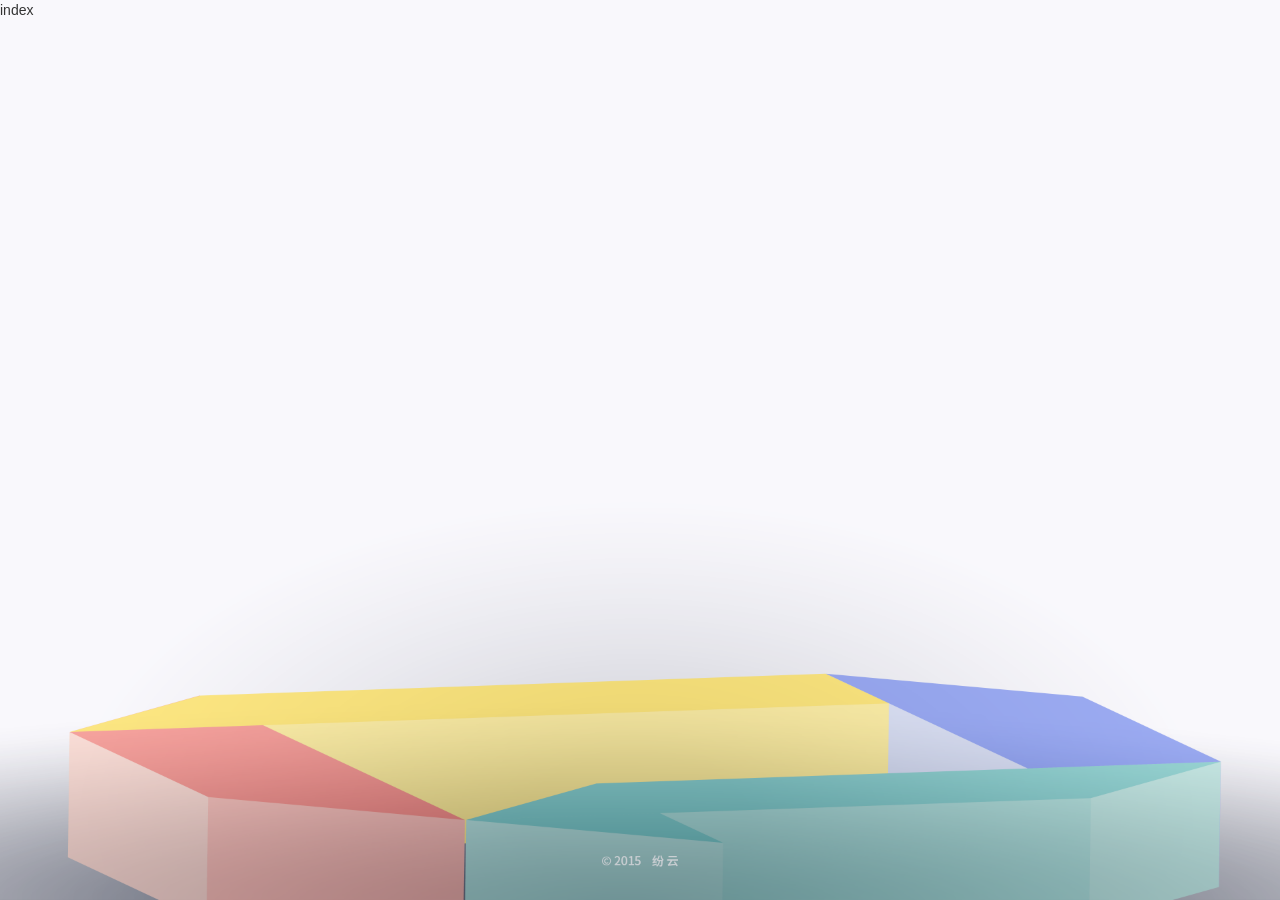
<file: lesschat/index.html>
<!DOCTYPE html>
<html>
<head lang="en">
    <meta charset="UTF-8">
    <title></title>
    <script src="../jquery.js"></script>
    <script src="../prefixfree.min.js"></script>
    <script src="../jquery.lwtCountdown-1.0.js"></script>
    <link rel="stylesheet" type="text/css" href="css.css?v=1.3.3">
    <style>
    .navbar-default {
        background: #fbfbfb;
        border: 0px;
    }
    .navbar-default .container {
        max-width: 970px;
        padding-top: 15px;
    }
    .navbar-default .navbar-nav li a {
        color: #428bca;
        font-size: 16px;
        padding: 20px 20px;
    }
    .navbar-default .navbar-nav li a:hover {
        color: #2a6496;
        background: none;
    }
    .navbar-default .navbar-nav .active a {
        background: none;
    }
    .navbar-default .navbar-nav .active a:hover {
        background: none;
    }
    .navbar-default .navbar-nav .active a:focus {
        background: none;
    }
    .nav-user {
        color: #fffffa;
        line-height: 46px;
    }
    .nav-user a {
        color: #777777;
    }
    .nav-user a:hover {
        color: #fffffa;
    }
    .nav-user .name {
        color: #fffffa;
    }
    .error-panel {
        margin: 10% auto;
        text-align: center;
    }
    .error-panel .title {
        font-size: 108px;
    }
    html,
    body {
        margin: 0;
        padding: 0;
        height: 100%;
        min-height: 850px;
    }
    body {
        background: url("img/wrap_bg.png") no-repeat bottom #f9f8fc;
        background-size: 100%;
    }
    .wrap {
        min-height: 830px;
        position: relative;
    }
    .container {
        width: 100%;
        height: 500px;
        position: absolute;
        top: 20px;
        left: 0px;
        z-index: 1;
    }
    .content {
        width: 100%;
        position: absolute;
        top: 0px;
        left: 0px;
        z-index: 2;
    }
    .content .content_body {
        max-width: 1024px;
        box-sizing: border-box;
        margin: 50px auto 0px auto;
    }
    .content .content_body .logo {
        width: 209px;
        height: 86px;
        background: url("img/logo.png") no-repeat;
        background-size: 100%;
        float: left;
        margin-left: 10px;
    }
    .content .content_body .first_btn {
        float: right;
        padding: 10px 30px;
        border: 1px #51bcb6  solid;
        border-radius: 3px;
        margin-right: 20px;
        margin-top: 20px;
        background: #f9f8fc;
    }
    .content .content_body .first_btn:hover,
    .content .content_body .first_btn:active {
        border: 1px #51bcb6  solid;
        color: #fff;
        background: #51bcb6;
        text-decoration: none;
    }
    .content .content_body .login_btn {
        float: right;
        padding: 10px 30px;
        border-radius: 3px;
        color: #767d93;
        margin-top: 20px;
        margin-right: 10px;
    }
    .content .content_body .login_btn:hover,
    .content .content_body .login_btn:active {
        color: #51bcb6;
        text-decoration: none;
    }
    .content .content_body .slogen {
        max-width: 963px;
        height: 194px;
        margin: 30px auto 0px auto;
        background: url("img/slogen.png") no-repeat center;
        background-size: 95%;
        padding: 10px;
    }
    .content .content_body .countdown_slogen {
        text-align: center;
        font-size: 28px;
        font-weight: bold;
        color: #333c4e;
        margin-top: 110px;
    }
    .content .content_body #countdown_dashboard {
        height: 82px;
        margin-top: 30px;
        text-align: center;
    }
    .content .content_body .dash {
        width: 110px;
        height: 82px;
        display: inline-block;
        margin-left: 2px;
        padding-left: 13px;
        position: relative;
        color: #333;
        margin: 0px 20px;
    }
    .content .content_body .dash .digit {
        font-size: 82px;
        line-height: 82px;
        color: #f36b61;
        font-weight: bold;
        float: left;
        width: 45px;
        text-align: center;
        position: relative;
        margin-top: -10px;
    }
    .content .content_body .dash_title {
        right: -30px;
        color: #333c4e;
        font-weight: bold;
        font-size: 25px;
        position: absolute;
    }
    .img {
        position: absolute;
        width: 0px;
        height: 0px;
        top: 250px;
        left: 700px;
        transition: all 0.5s;
        border-radius: 80px;
        opacity: 0.8;
        -webkit-filter: blur(0.2px);
        -moz-filter: blur(0.2px);
        filter: progid:DXImageTransform.Microsoft.Blur(PixelRadius='0.2');
        filter: blur(0.2px);
    }
    .logo_ico {
        display: block;
        position: absolute;
        width: 0px;
        height: 0px;
        top: 250px;
        left: 700px;
        transition: all 0.5s;
        border-radius: 80px;
        opacity: 0.8;
    }
    .logo_1 {
        background: url("img/mm/mm1.jpg") center no-repeat;
        background-size: 100%;
    }
    .blur {
        -webkit-filter: blur(3px);
        -moz-filter: blur(3px);
        filter: url(blur.svg#blur);
        filter: progid:DXImageTransform.Microsoft.Blur(PixelRadius='3');
        filter: blur(3px);
    }
    .ele_cricle {
        position: absolute;
        width: 0px;
        height: 0px;
        top: 250px;
        left: 700px;
        transition: all 0.5s;
        border-radius: 80px;
        opacity: 0.8;
        display: block;
    }
    .yellow_c {
        background: #fde36b;
    }
    .blue_c {
        background: #8c9df0;
    }
    .red_c {
        background: #f6938d;
    }
    .green_c {
        background: #9ad6d4;
    }
    @keyframes animation {
        0% {
            transform: scale(1.1);
        }
        4.7% {
            transform: scale(1.2);
        }
        9.41% {
            transform: scale(1.3);
        }
        13.61% {
            transform: scale(1.4);
        }
        17.52% {
            transform: scale(1.5);
        }
        21.32% {
            transform: scale(1.6);
        }
        25.23% {
            transform: scale(1.7);
        }
        29.93% {
            transform: scale(1.5);
        }
        36.74% {
            transform: scale(1.4);
        }
        44.44% {
            transform: scale(1.3);
        }
        59.86% {
            transform: scale(1.2);
        }
        75.28% {
            transform: scale(1);
        }
        90.69% {
            transform: scale(1.1);
        }
        100% {
            transform: scale(1);
        }
    }
    @media (max-width: 660px) {
        .content .content_body .logo {
            width: 100px;
        }
        .content .content_body .first_btn {
            padding: 5px 10px;
            margin-top: 0px;
        }
        .content .content_body .login_btn {
            padding: 5px 10px;
            margin-top: 0px;
        }
        .content .content_body .countdown_slogen {
            font-size: 18px;
            margin-top: 200px;
        }
        .content .content_body .dash {
            width: 50px;
            height: 50px;
            margin-left: 0px;
            padding-left: 0px;
            margin: 0px 10px;
        }
        .content .content_body .dash .digit {
            font-size: 32px;
            line-height: 32px;
            width: 25px;
            margin-top: 0px;
        }
        .content .content_body .dash_title {
            right: -20px;
            font-size: 14px;
        }
    }
    @media (max-width: 320px) {
        .content .content_body .logo {
            width: 100px;
        }
        .content .content_body .first_btn {
            padding: 5px 10px;
            margin-top: 0px;
        }
        .content .content_body .login_btn {
            padding: 5px 10px;
            margin-top: 0px;
        }
        .content .content_body .countdown_slogen {
            font-size: 18px;
            margin-top: 300px;
        }
        .content .content_body .dash {
            width: 50px;
            height: 50px;
            margin-left: 0px;
            padding-left: 0px;
            margin: 0px 10px;
        }
        .content .content_body .dash .digit {
            font-size: 32px;
            line-height: 32px;
            width: 25px;
            margin-top: 0px;
        }
        .content .content_body .dash_title {
            right: -20px;
            font-size: 14px;
        }
    }
    </style>
</head>
<body>
<div class="wrap">
    <div id="container" class="container">
    </div>
    <div class="content">
        <div class="content_body">
            <p class="clearfix">
                <span class="logo"></span>
                <a href="/signin"  class="login_btn">登  录</a>
                <a href="/apply"   class="first_btn">抢先体验</a>
            </p>
            <div class="slogen"></div>
            <p class="countdown_slogen">距离纷云登录地球还有</p>

            <div id="countdown_dashboard">
                <div class="dash days_dash">
                    <span class="dash_title">天</span>
                    <div class="digit">0</div>
                    <div class="digit">0</div>
                </div>

                <div class="dash hours_dash">
                    <span class="dash_title">时</span>
                    <div class="digit">0</div>
                    <div class="digit">0</div>
                </div>

                <div class="dash minutes_dash">
                    <span class="dash_title">分</span>
                    <div class="digit">0</div>
                    <div class="digit">0</div>
                </div>

                <div class="dash seconds_dash">
                    <span class="dash_title">秒</span>
                    <div class="digit">0</div>
                    <div class="digit">0</div>
                </div>
            </div>
        </div>
    </div>
</div>
<div class="index">
    index
</div>
</body>
</html>
        <script>

        (function($){
            $.imgRandom = function(options){
                op = {
                    id:'',
                    data:[]
                };
                $.extend(op, options);
                var _str = "";
                var _sty = "<style>";
                var _container = $('#'+options.id);
                _container.empty();
                var _wmax = _container.width();
                var _hmax = _container.height();
                var _row = 6;
                var _col = 5;
                var _sl = _wmax/6;
                var _st = _hmax/5;
                var _maxw = 70;
                var _minw = 30;
                var _cmaxw = 20;
                var _cminw = 10;
                var _sub = [0,4.7,9.41,13.61,17.52,21.32,25.23,29.93,36.74,44.44,59.86,75.28,90.69,100];
                $(op.data).each(function (index, item) {
                    item.left = parseInt(Math.random()*((index%_row+1)*_sl-index%_row*_sl+1) + index%_row*_sl);
                    item.top = parseInt(Math.random()*((index%_col+1)*_st-index%_col*_st+1) + index%_col*_st);

                    if(item.type === 'img'){
                        item.width=item.height = parseInt(Math.random()*(_maxw-_minw+1) + _minw);
                        if((item.left+item.width)>_wmax){
                            item.left = item.left-item.width-10;
                        }
                        _str += '<img id="'+item.id+'" rel="' + index + '" src="logo/' + item.name + '" style="opacity:'+(parseInt(Math.random()*(100-40+1) + 40)/100)+';left:'+(parseInt(Math.random()*(800-50-700+1) + 700))+'px;top:'+(parseInt(Math.random()*(300-50-200+1) + 200))+'px"  class="img ele"/>';
                    }else if(item.type === 'circle'){
                        item.width=item.height = parseInt(Math.random()*(_cmaxw-_cminw+1) + _cminw);
                        if((item.left+item.width)>_wmax){
                            item.left = item.left-item.width-10;
                        }
                        _str += '<span id="'+item.id+'" rel="' + index + '" class="ele_cricle blur ele ' + item.name + '" style="opacity:'+(parseInt(Math.random()*(100-40+1) + 40)/100)+';left:'+(parseInt(Math.random()*(800-50-700+1) + 700))+'px;top:'+(parseInt(Math.random()*(300-50-200+1) + 200))+'px;width:'+item.width+'px;height:'+item.height+'px;"/>';
                    }
                    _sty += '@keyframes animat' + index + ' {';
                    $(_sub).each(function(i,n){
                        _sty += n+'% {';
                        _sty += 'transform : translate('+parseInt(Math.random()*(4-(-4)+1) + (-4))+'px, '+parseInt(Math.random()*(4-(-4)+1) + (-4))+'px)';
                        _sty += '}';
                    });
                    _sty += '}';
                });
                _sty += "</style>";
                $(_sty).appendTo(_container);
                $(_str).appendTo(_container);


                setTimeout(function () {
                    $('.ele').each(function () {
                        var _obj = $(this);
                        var _i = parseInt(_obj.attr('rel'));
                        var _da = op.data[_i];
                        _obj.css({
                            'transition-delay': "" + (10 * _i) + "ms",
                            'width'           : _da.width,
                            'height'          : _da.height,
                            'top'             : _da.top,
                            'left'            : _da.left,
                            'animation'       : 'animation 2000ms linear both'
                        });
                    });
                    setTimeout(function () {
                        $('.ele').each(function () {
                            var _obj = $(this);
                            var _i = parseInt(_obj.attr('rel'));
                            _obj.css({
                                'animation'       : 'animat'+_i+' 10s linear both infinite alternate'
                            });
                        });
                    }, 3000);
                }, 10);


                $(window).resize(function(){
                    var _wmax = _container.width();
                    var _hmax = _container.height();
                    var _sl = _wmax/6;
                    var _st = _hmax/5;
                    $(op.data).each(function (index, item) {
                        item.left = parseInt(Math.random()*((index%_row+1)*_sl-index%_row*_sl+1) + index%_row*_sl);
                        item.top = parseInt(Math.random()*((index%_col+1)*_st-index%_col*_st+1) + index%_col*_st);
                        item.width=item.height = parseInt(Math.random()*(_maxw-_minw+1) + _minw);
                        if((item.left+item.width)>_wmax){
                            item.left = item.left-item.width-10;
                        }
                        $('#'+item.id).css({
                            left:item.left,
                            top:item.top
                        });
                    });
                });

            }
        })(jQuery);
        $(document).ready(function () {

            var _targetTime = new Date('6/29/2018 17:8:0' );
            var _nowTime = new Date();
            var _diff = Math.floor((_targetTime.valueOf()-_nowTime.valueOf())/1000);
            if(_diff>0){
                $('.wrap').show();
                $('.index').hide();
            }else{
                $('.wrap').hide();
                $('.index').show();
            }









            $.imgRandom({
                id:'container',
                data:[{
                    id:'1',
                    type:'img',
                    name  : 'web-ui-s-aa.png'
                },{
                    id:'2',
                    type:'img',
                    name  : 'web-ui-s-en.png'
                },{
                    id:'3',
                    type:'img',
                    name  : 'web-ui-s-fir.png'
                },{
                    id:'4',
                    type:'img',
                    name:'web-ui-s-gc-01.png'
                },{
                    id:'5',
                    type:'img',
                    name:'web-ui-s-gh.png'
                },{
                    id:'6',
                    type:'img',
                    name:'web-ui-s-jinshuju.png'
                },{
                    id:'7',
                    type:'img',
                    name:'web-ui-s-jkb.png'
                },{
                    id:'8',
                    type:'img',
                    name:'web-ui-s-jt.png'
                },{
                    id:'9',
                    type:'img',
                    name:'web-ui-s-maike.png'
                },{
                    id:'10',
                    type:'img',
                    name:'web-ui-s-mei.png'
                },{
                    id:'11',
                    type:'img',
                    name:'web-ui-s-mind.png'
                },{
                    id:'12',
                    type:'img',
                    name:'web-ui-s-next.png'
                },{
                    id:'13',
                    type:'img',
                    name:'web-ui-s-ping.png'
                },{
                    id:'14',
                    type:'img',
                    name:'web-ui-s-qing.png'
                },{
                    id:'15',
                    type:'img',
                    name:'web-ui-s-weibo.png'
                },{
                    id:'16',
                    type:'img',
                    name:'web-ui-s-weixin.png'
                },{
                    id:'17',
                    type:'img',
                    name:'web-ui-s-wt.png'
                },{
                    id:'18',
                    type:'img',
                    name:'web-ui-s-yangcong.png'
                },{
                    id:'19',
                    type:'img',
                    name:'web-ui-s-yd.png'
                },{
                    id:'20',
                    type:'img',
                    name:'web-ui-s-ykf.png'
                },{
                    id:'21',
                    type:'circle',
                    name:'yellow_c'
                },{
                    id:'22',
                    type:'circle',
                    name:'yellow_c'
                },{
                    id:'23',
                    type:'circle',
                    name:'yellow_c'
                },{
                    id:'24',
                    type:'circle',
                    name:'blue_c'
                },{
                    id:'25',
                    type:'circle',
                    name:'blue_c'
                },{
                    id:'26',
                    type:'circle',
                    name:'blue_c'
                },{
                    id:'27',
                    type:'circle',
                    name:'red_c'
                },{
                    id:'28',
                    type:'circle',
                    name:'red_c'
                },{
                    id:'29',
                    type:'circle',
                    name:'red_c'
                },{
                    id:'30',
                    type:'circle',
                    name:'green_c'
                },{
                    id:'31',
                    type:'circle',
                    name:'green_c'
                },{
                    id:'32',
                    type:'circle',
                    name:'green_c'
                }]
            });

            $('#countdown_dashboard').countDown({
                omitWeeks:true,
                targetDate: {
                    'day': 		29,
                    'month': 	6,
                    'year': 	2018,
                    'hour': 	17,
                    'min': 		8,
                    'sec': 		0
                },
                onComplete:function(){
                    $('.wrap').hide();
                    $('.index').show();
                }
            });
        });

        </script>
</file>
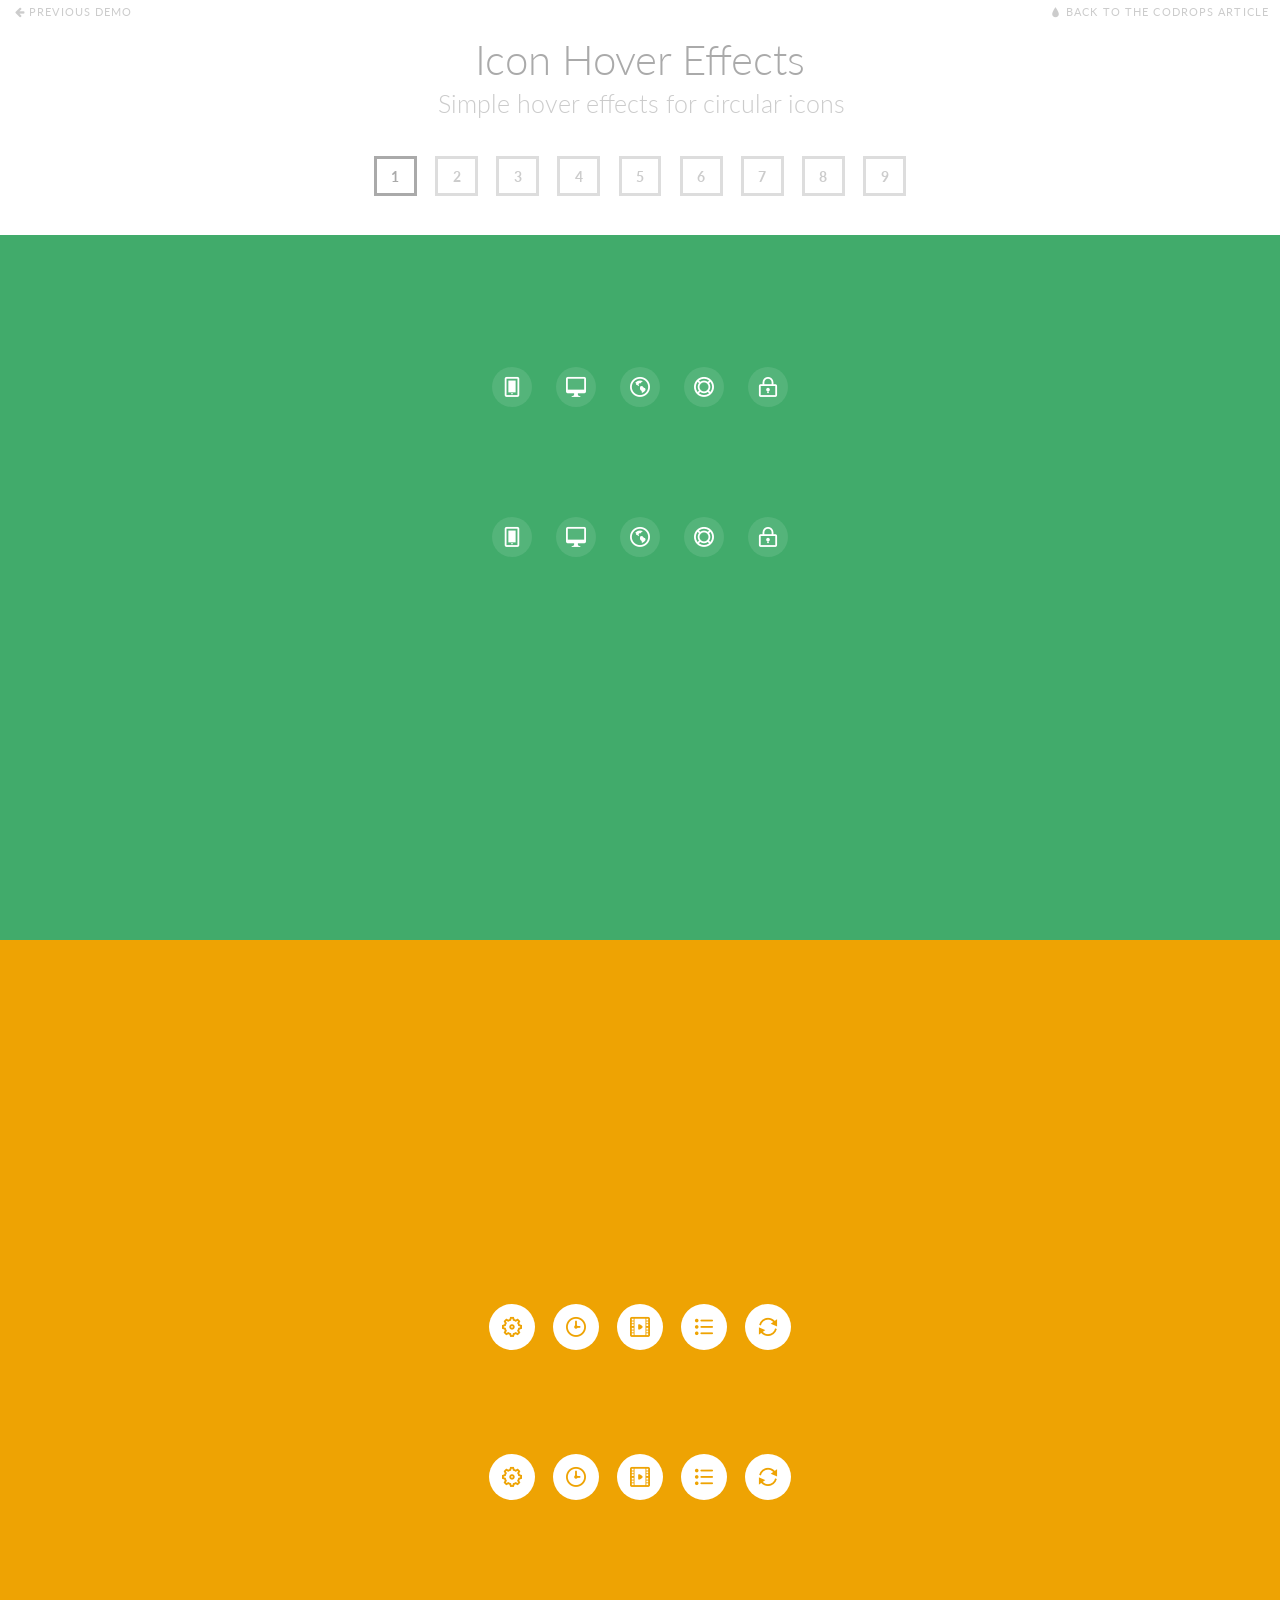
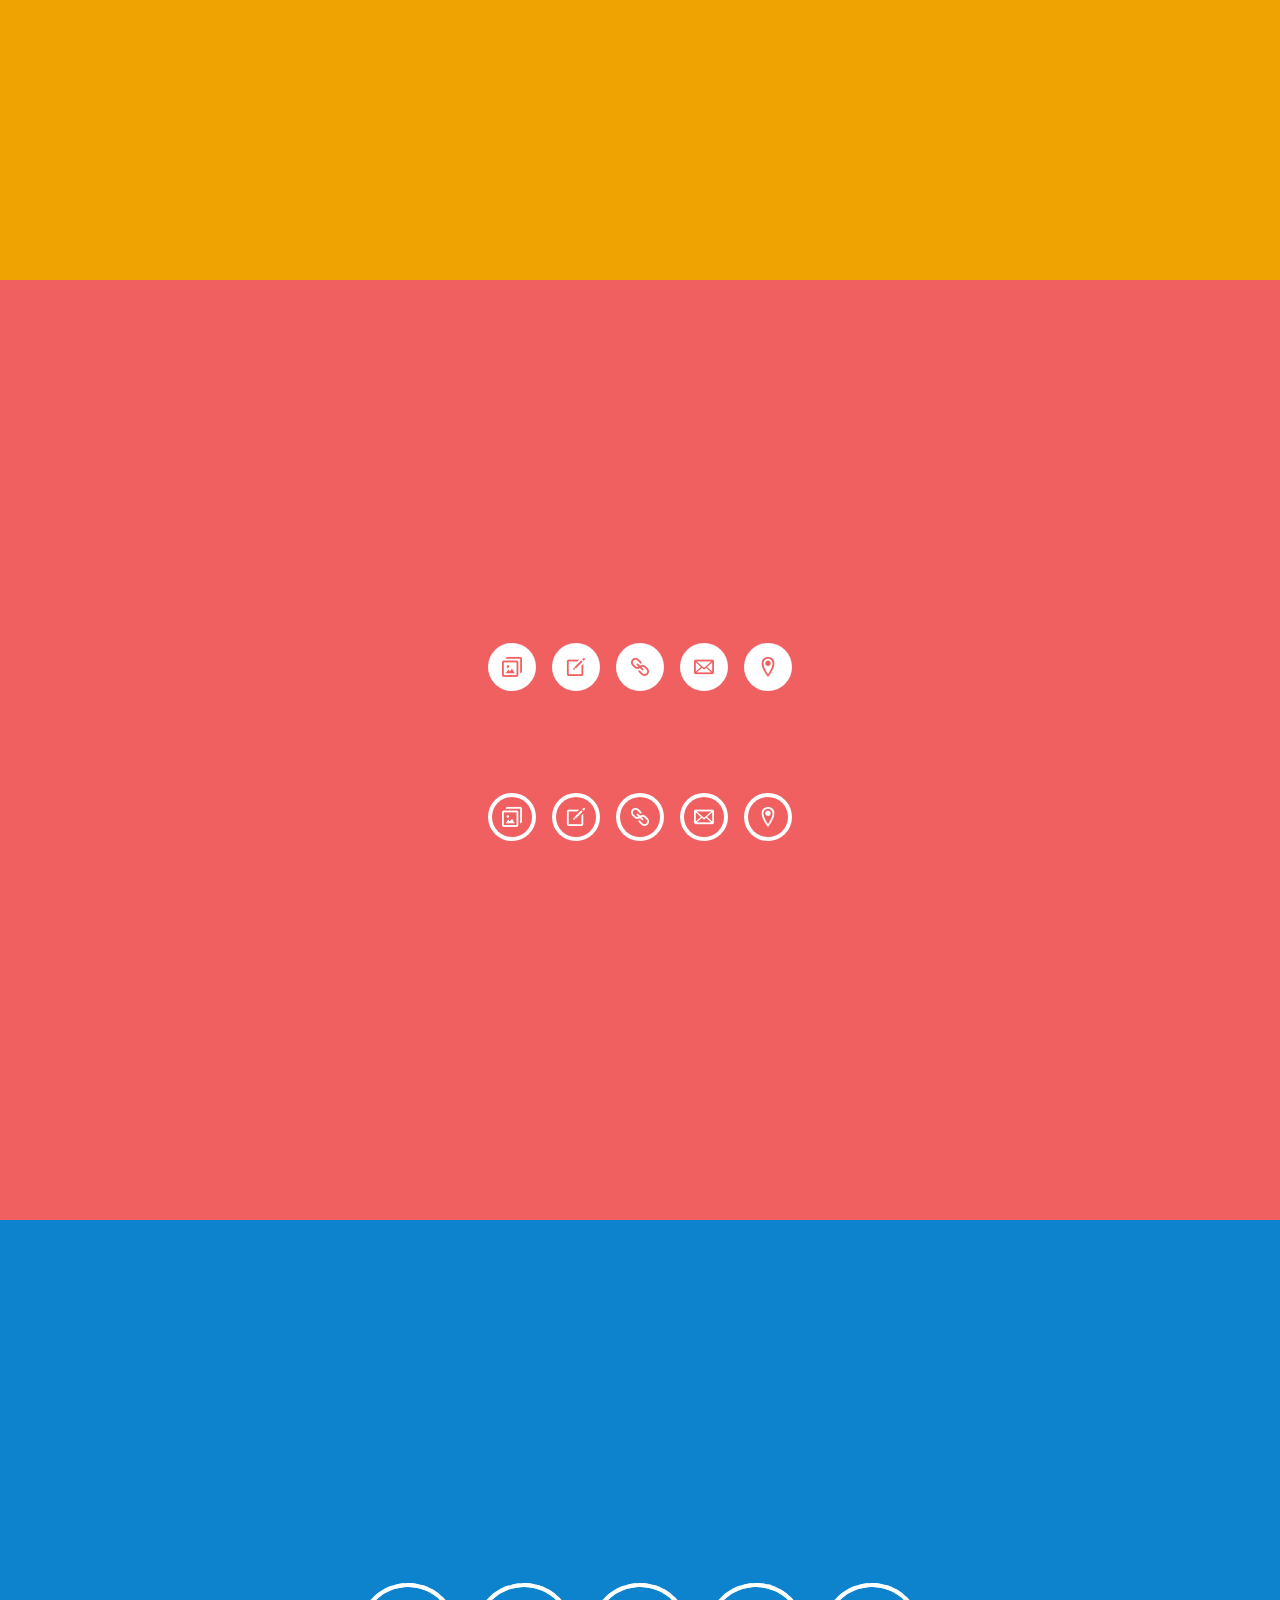
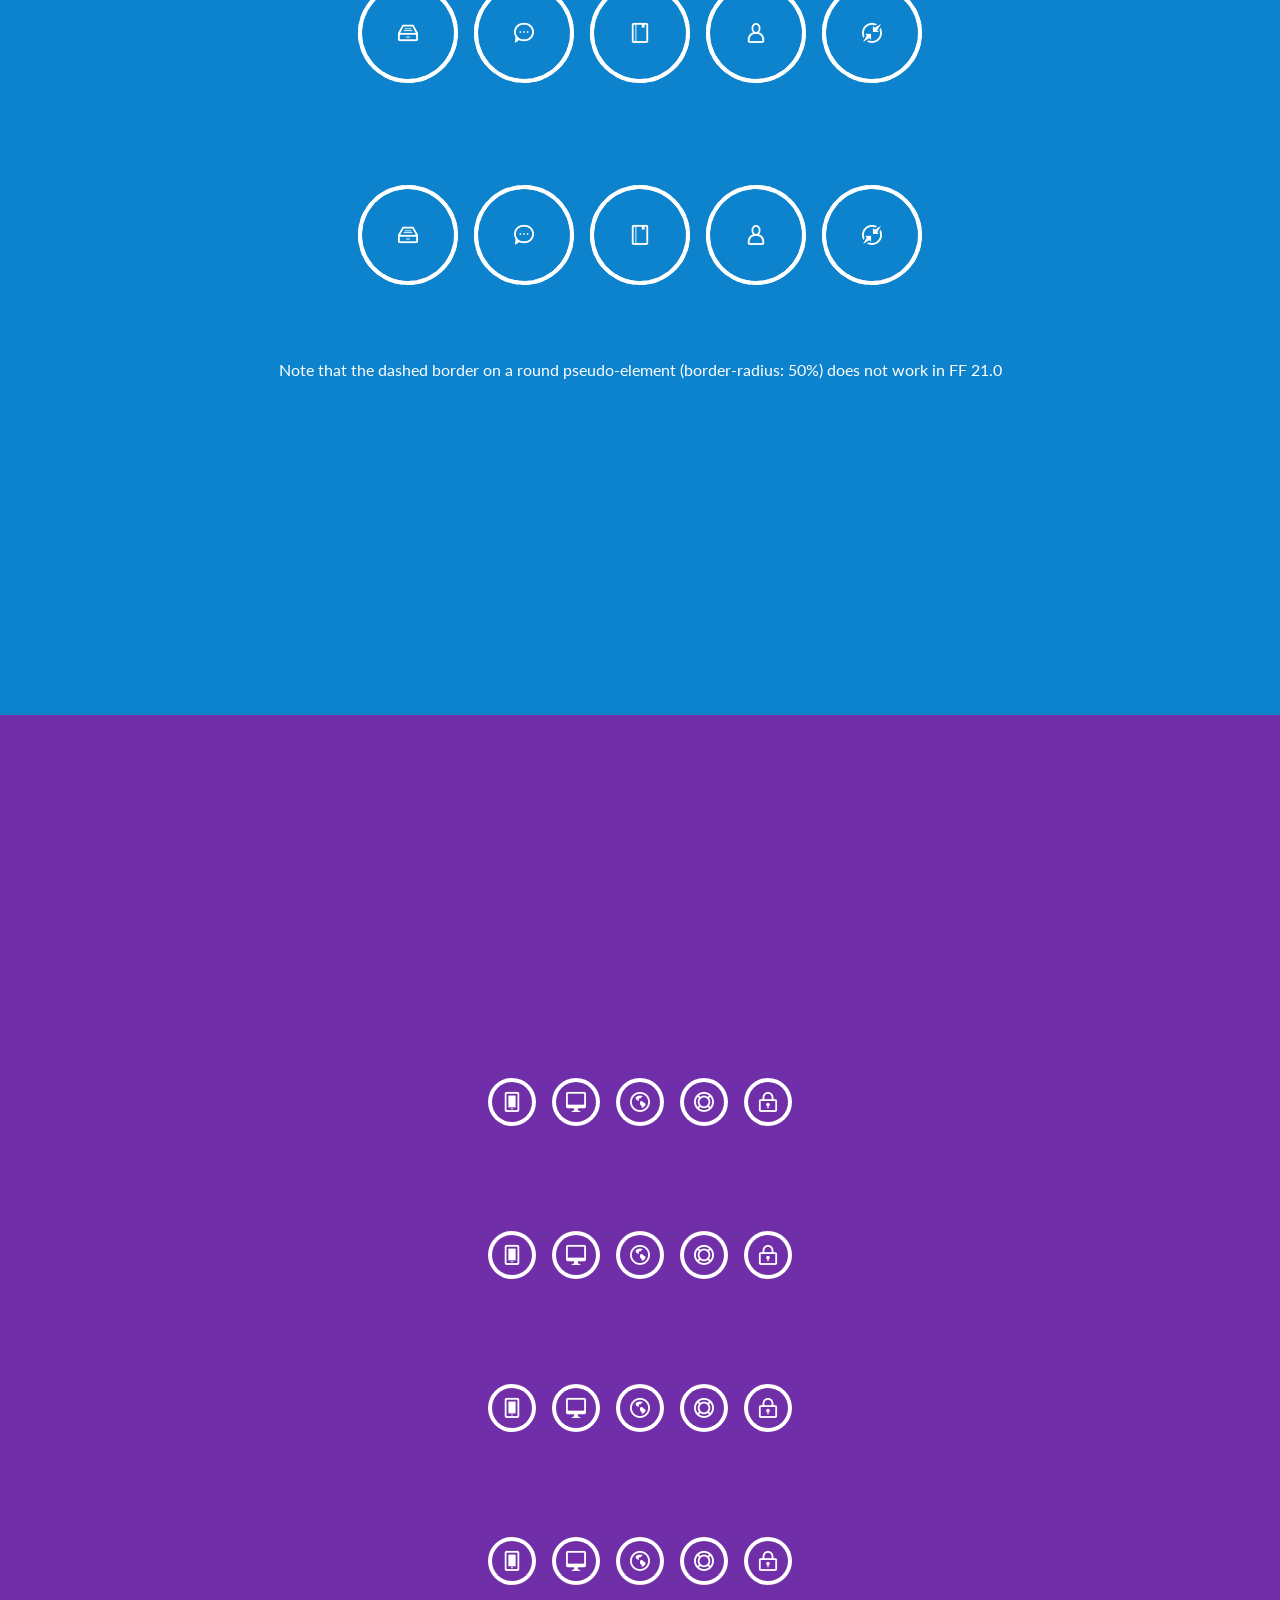
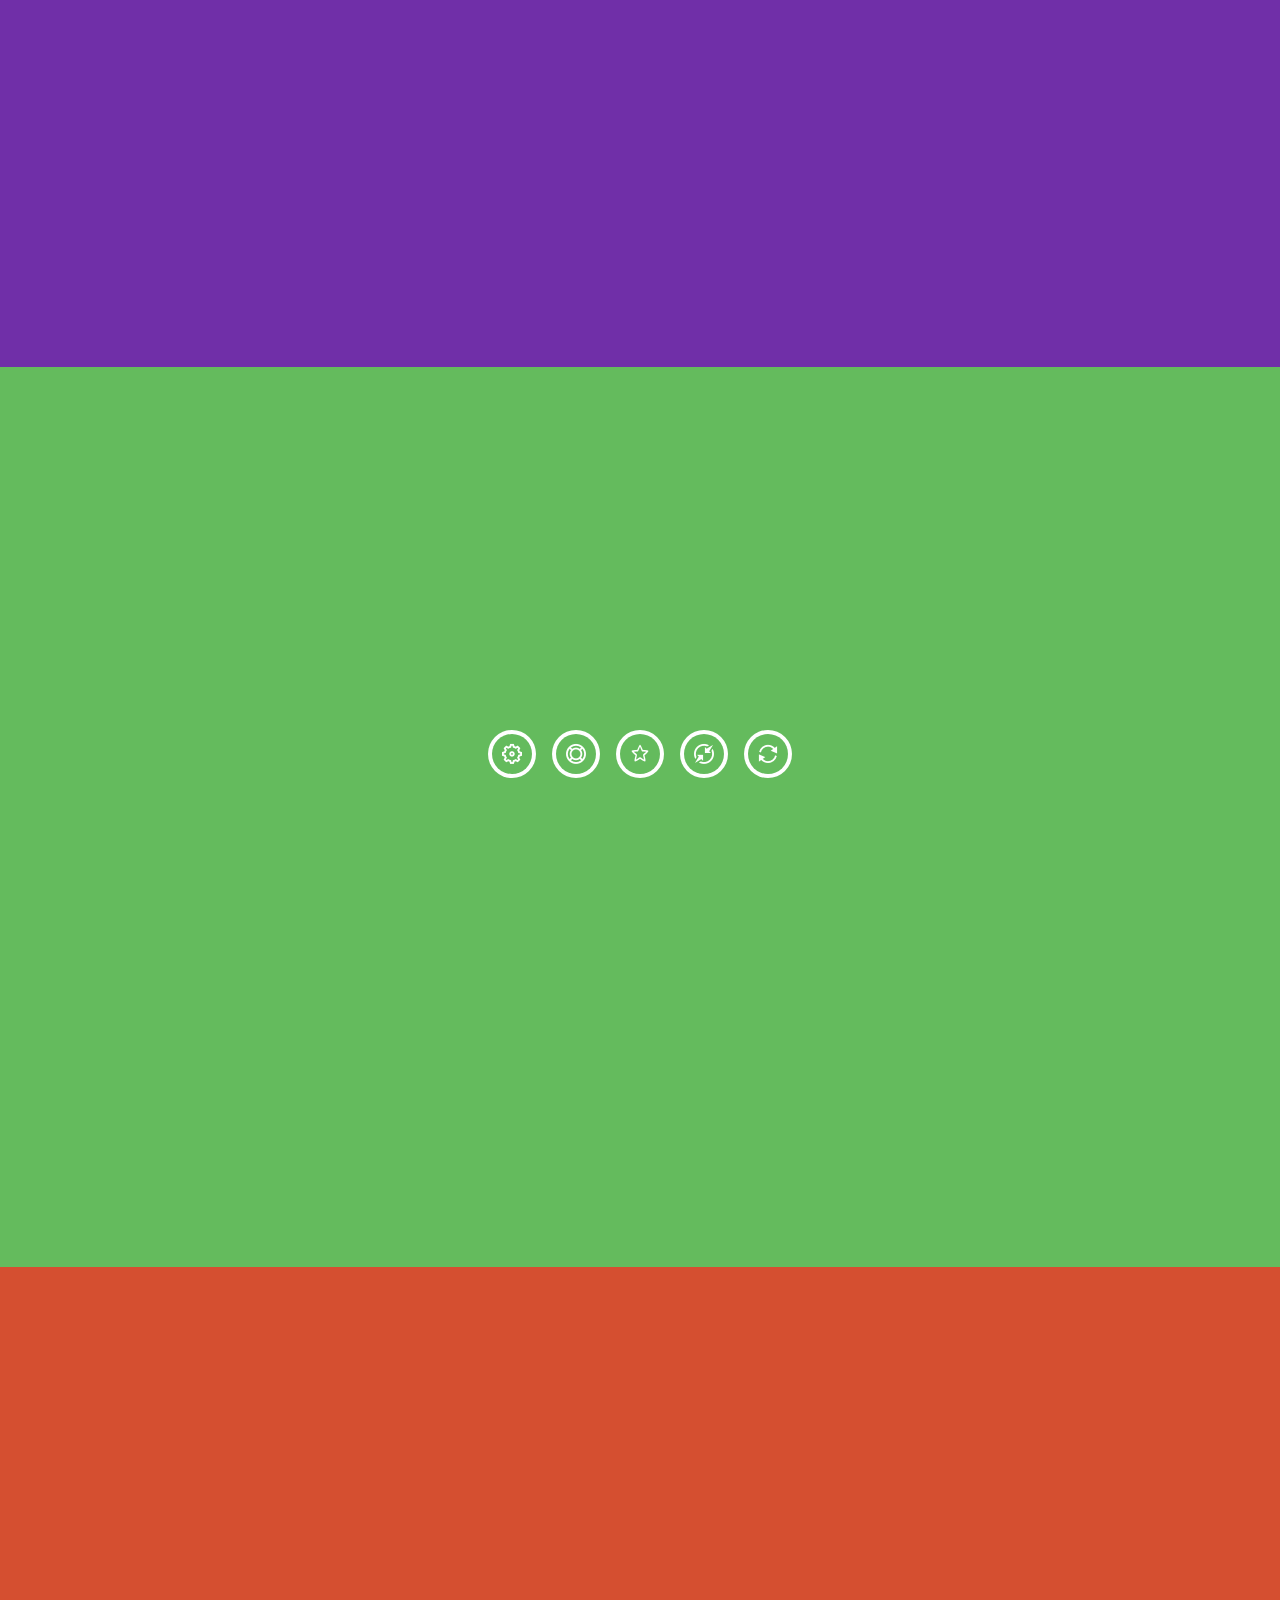
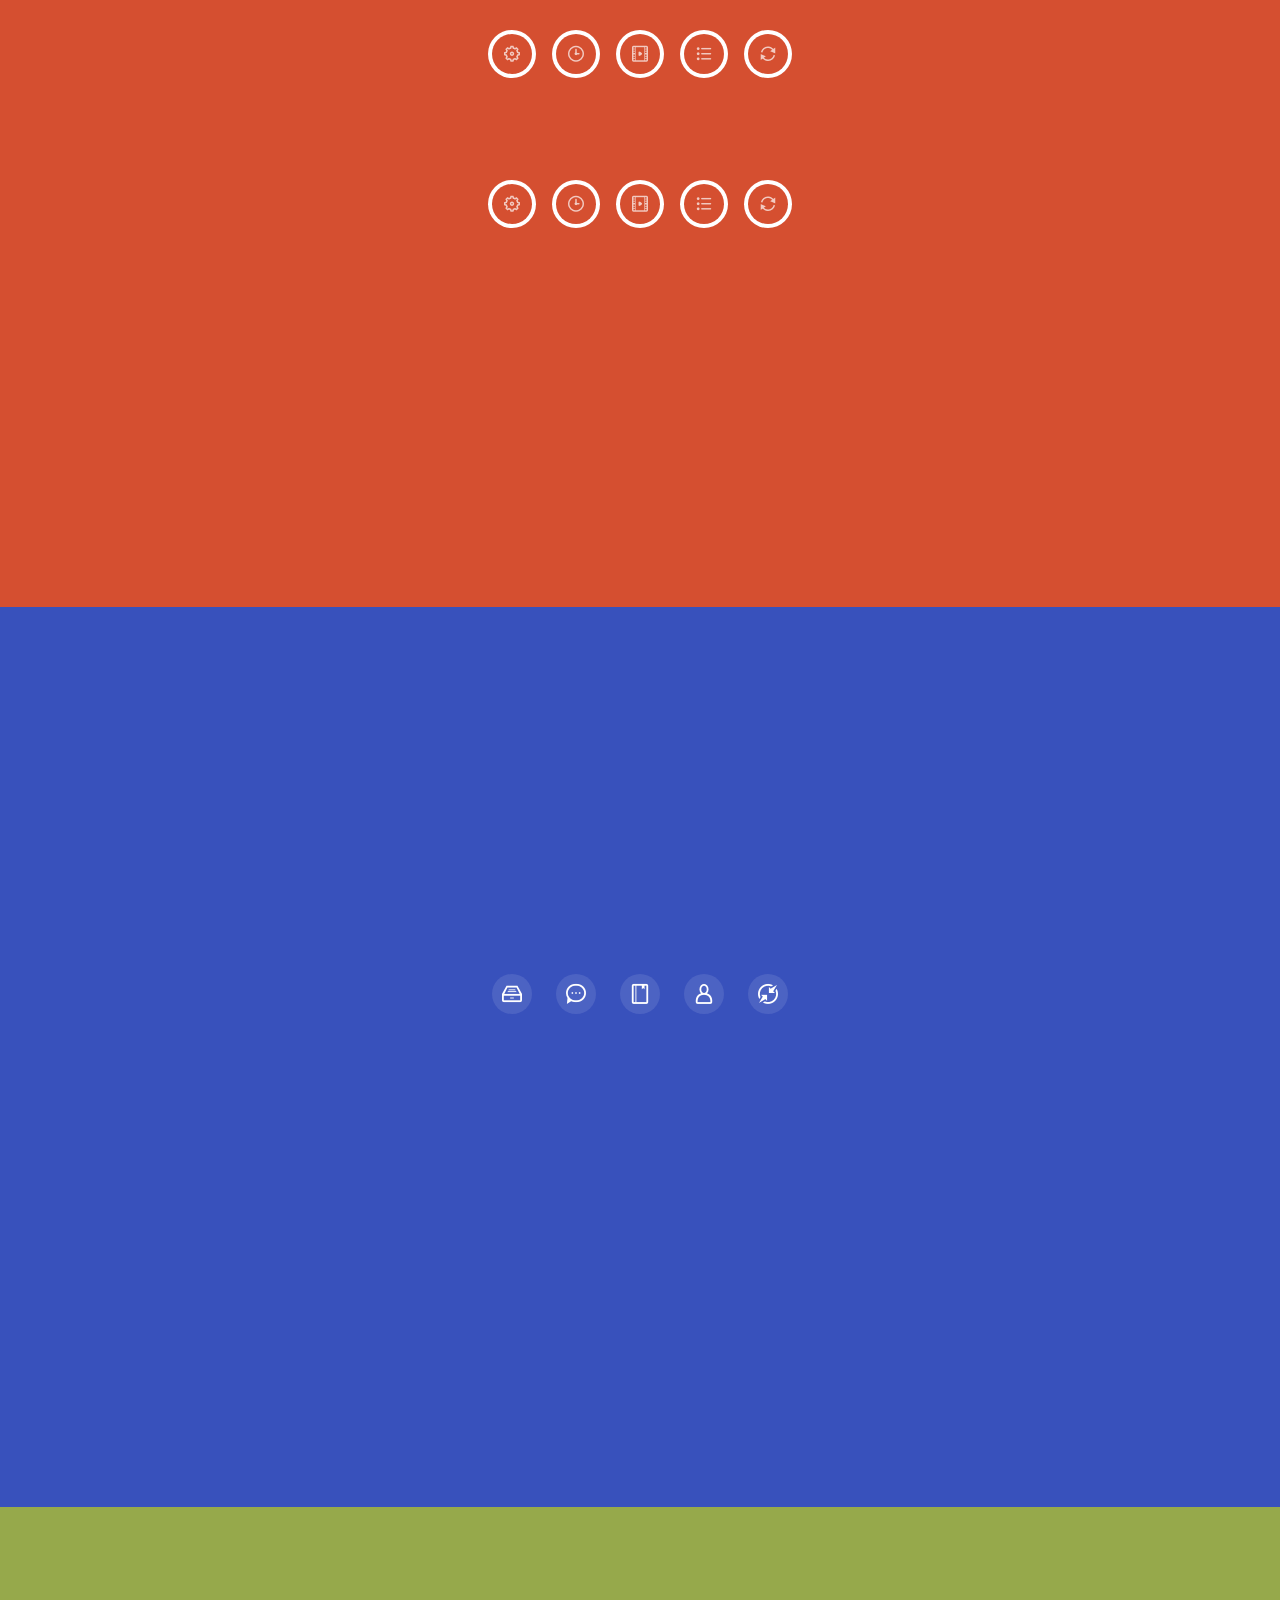
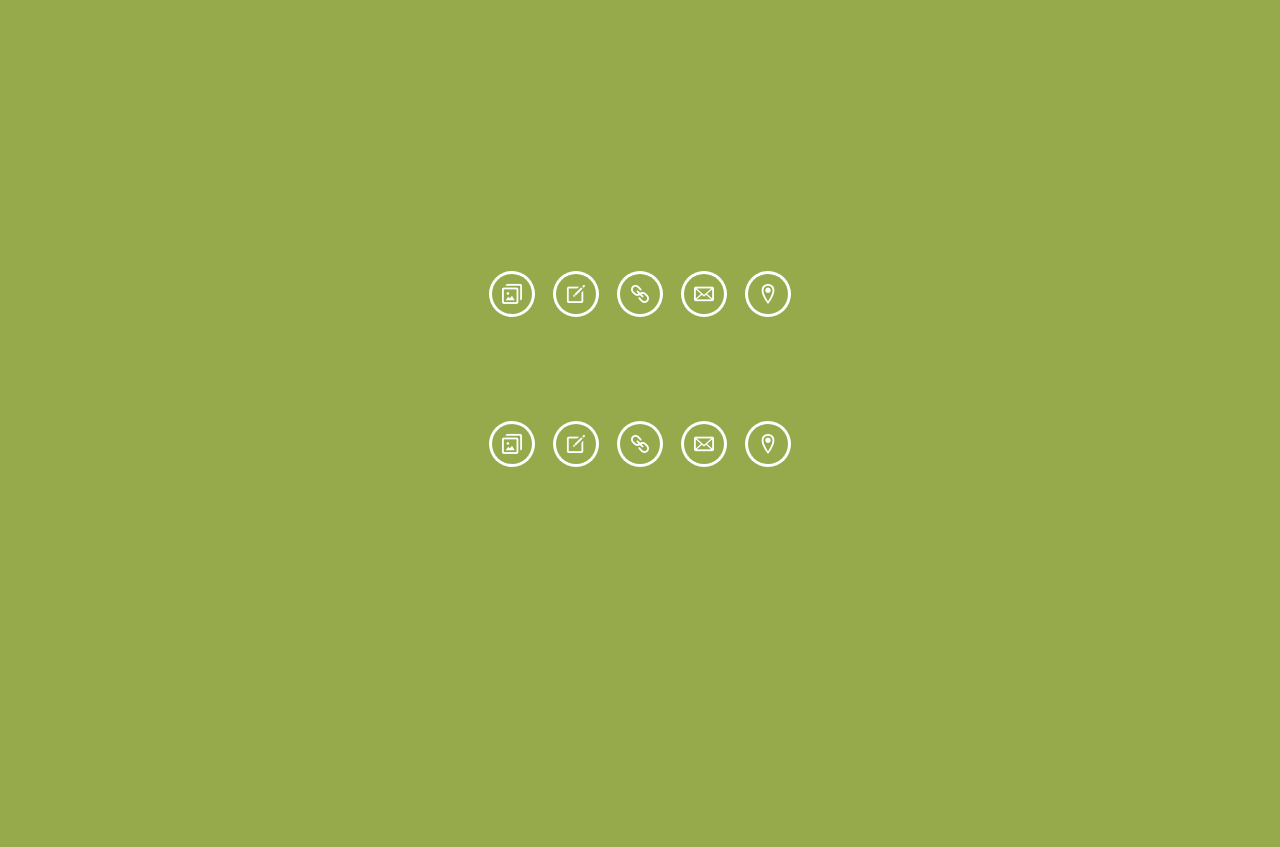
<file: src/index.html>
<!DOCTYPE html>
<html lang="en" class="no-js">
	<head>
		<meta charset="UTF-8" />
		<meta http-equiv="X-UA-Compatible" content="IE=edge,chrome=1"> 
		<meta name="viewport" content="width=device-width, initial-scale=1.0"> 
		<title>CSS3+HTML5网站导航菜单图标悬停效果_网页模板</title>
		<meta name="description" content="CSS3+HTML5网站导航菜单图标悬停效果_网页模板Simple Icon Hover Effects with CSS Transitions and Animations" />
		<meta name="keywords" content="CSS3,HTML5,网站,导航菜单,图标,悬停效果,网页模板,CSS3效果,CSS3特效,html5效果,html5特效,css3在线演示,html5教程,jquery,javascript,div+css模板,css模板,css教程,div,css,JS,开发工具,圆角,css3教程,css3手册,css3动画,css3渐变,css3阴影,icons, hover, round, circular, transition, animation, css3" />
		<meta name="author" content="Codrops" />
		<link rel="shortcut icon" href="../favicon.ico"> 
		<link rel="stylesheet" type="text/css" href="css/default.css" />
		<link rel="stylesheet" type="text/css" href="css/component.css" />
		<script src="js/modernizr.custom.js"></script>
	</head>
	<body>
		<div class="container">
			<!-- Top Navigation -->
			<div class="codrops-top clearfix">
				<a class="codrops-icon codrops-icon-prev" href="http://zaole.net"><span>Previous Demo</span></a>
				<span class="right"><a class="codrops-icon codrops-icon-drop" href="http://zaole.net"><span>Back to the Codrops Article</span></a></span>
			</div>
			<header>
				<h1>Icon Hover Effects <span>Simple hover effects for circular icons</span></h1>	
				<nav id="codrops-demos" class="codrops-demos">
					<a href="#set-1">1</a>
					<a href="#set-2">2</a>
					<a href="#set-3">3</a>
					<a href="#set-4">4</a>
					<a href="#set-5">5</a>
					<a href="#set-6">6</a>
					<a href="#set-7">7</a>
					<a href="#set-8">8</a>
					<a href="#set-9">9</a>
				</nav>
			</header>
			<section id="set-1">
				<div class="hi-icon-wrap hi-icon-effect-1 hi-icon-effect-1a">
					<a href="#set-1" class="hi-icon hi-icon-mobile">Mobile</a>
					<a href="#set-1" class="hi-icon hi-icon-screen">Desktop</a>
					<a href="#set-1" class="hi-icon hi-icon-earth">Partners</a>
					<a href="#set-1" class="hi-icon hi-icon-support">Support</a>
					<a href="#set-1" class="hi-icon hi-icon-locked">Security</a>
				</div>
				<div class="hi-icon-wrap hi-icon-effect-1 hi-icon-effect-1b">
					<a href="#set-1" class="hi-icon hi-icon-mobile">Mobile</a>
					<a href="#set-1" class="hi-icon hi-icon-screen">Desktop</a>
					<a href="#set-1" class="hi-icon hi-icon-earth">Partners</a>
					<a href="#set-1" class="hi-icon hi-icon-support">Support</a>
					<a href="#set-1" class="hi-icon hi-icon-locked">Security</a>
				</div>
			</section>
			<section id="set-2">
				<div class="hi-icon-wrap hi-icon-effect-2 hi-icon-effect-2a">
					<a href="#set-2" class="hi-icon hi-icon-cog">Settings</a>
					<a href="#set-2" class="hi-icon hi-icon-clock">Time</a>
					<a href="#set-2" class="hi-icon hi-icon-videos">Videos</a>
					<a href="#set-2" class="hi-icon hi-icon-list">List</a>
					<a href="#set-2" class="hi-icon hi-icon-refresh">Refresh</a>
				</div>
				<div class="hi-icon-wrap hi-icon-effect-2 hi-icon-effect-2b">
					<a href="#set-2" class="hi-icon hi-icon-cog">Settings</a>
					<a href="#set-2" class="hi-icon hi-icon-clock">Time</a>
					<a href="#set-2" class="hi-icon hi-icon-videos">Videos</a>
					<a href="#set-2" class="hi-icon hi-icon-list">List</a>
					<a href="#set-2" class="hi-icon hi-icon-refresh">Refresh</a>
				</div>
			</section>
			<section id="set-3">
				<div class="hi-icon-wrap hi-icon-effect-3 hi-icon-effect-3a">
					<a href="#set-3" class="hi-icon hi-icon-images">Images</a>
					<a href="#set-3" class="hi-icon hi-icon-pencil">Edit</a>
					<a href="#set-3" class="hi-icon hi-icon-link">Link</a>
					<a href="#set-3" class="hi-icon hi-icon-mail">Mail</a>
					<a href="#set-3" class="hi-icon hi-icon-location">Location</a>
				</div>
				<div class="hi-icon-wrap hi-icon-effect-3 hi-icon-effect-3b">
					<a href="#set-3" class="hi-icon hi-icon-images">Images</a>
					<a href="#set-3" class="hi-icon hi-icon-pencil">Edit</a>
					<a href="#set-3" class="hi-icon hi-icon-link">Link</a>
					<a href="#set-3" class="hi-icon hi-icon-mail">Mail</a>
					<a href="#set-3" class="hi-icon hi-icon-location">Location</a>
				</div>
			</section>
			<section id="set-4">
				<div class="hi-icon-wrap hi-icon-effect-4 hi-icon-effect-4a">
					<a href="#set-4" class="hi-icon hi-icon-archive">Archive</a>
					<a href="#set-4" class="hi-icon hi-icon-chat">Chat</a>
					<a href="#set-4" class="hi-icon hi-icon-bookmark">Bookmarks</a>
					<a href="#set-4" class="hi-icon hi-icon-user">User</a>
					<a href="#set-4" class="hi-icon hi-icon-contract">Contact</a>
				</div>
				<div class="hi-icon-wrap hi-icon-effect-4 hi-icon-effect-4b">
					<a href="#set-4" class="hi-icon hi-icon-archive">Archive</a>
					<a href="#set-4" class="hi-icon hi-icon-chat">Chat</a>
					<a href="#set-4" class="hi-icon hi-icon-bookmark">Bookmarks</a>
					<a href="#set-4" class="hi-icon hi-icon-user">User</a>
					<a href="#set-4" class="hi-icon hi-icon-contract">Contact</a>
				</div>
				<p>Note that the dashed border on a round pseudo-element (border-radius: 50%) does not work in FF 21.0</p>
			</section>
			<section id="set-5">
				<div class="hi-icon-wrap hi-icon-effect-5 hi-icon-effect-5a">
					<a href="#set-5" class="hi-icon hi-icon-mobile">Mobile</a>
					<a href="#set-5" class="hi-icon hi-icon-screen">Desktop</a>
					<a href="#set-5" class="hi-icon hi-icon-earth">Partners</a>
					<a href="#set-5" class="hi-icon hi-icon-support">Support</a>
					<a href="#set-5" class="hi-icon hi-icon-locked">Security</a>
				</div>
				<div class="hi-icon-wrap hi-icon-effect-5 hi-icon-effect-5b">
					<a href="#set-5" class="hi-icon hi-icon-mobile">Mobile</a>
					<a href="#set-5" class="hi-icon hi-icon-screen">Desktop</a>
					<a href="#set-5" class="hi-icon hi-icon-earth">Partners</a>
					<a href="#set-5" class="hi-icon hi-icon-support">Support</a>
					<a href="#set-5" class="hi-icon hi-icon-locked">Security</a>
				</div>
				<div class="hi-icon-wrap hi-icon-effect-5 hi-icon-effect-5c">
					<a href="#set-5" class="hi-icon hi-icon-mobile">Mobile</a>
					<a href="#set-5" class="hi-icon hi-icon-screen">Desktop</a>
					<a href="#set-5" class="hi-icon hi-icon-earth">Partners</a>
					<a href="#set-5" class="hi-icon hi-icon-support">Support</a>
					<a href="#set-5" class="hi-icon hi-icon-locked">Security</a>
				</div>
				<div class="hi-icon-wrap hi-icon-effect-5 hi-icon-effect-5d">
					<a href="#set-5" class="hi-icon hi-icon-mobile">Mobile</a>
					<a href="#set-5" class="hi-icon hi-icon-screen">Desktop</a>
					<a href="#set-5" class="hi-icon hi-icon-earth">Partners</a>
					<a href="#set-5" class="hi-icon hi-icon-support">Support</a>
					<a href="#set-5" class="hi-icon hi-icon-locked">Security</a>
				</div>
			</section>
			<section id="set-6">
				<div class="hi-icon-wrap hi-icon-effect-6">
					<a href="#set-6" class="hi-icon hi-icon-cog">Settings</a>
					<a href="#set-6" class="hi-icon hi-icon-support">Support</a>
					<a href="#set-6" class="hi-icon hi-icon-star">Fav</a>
					<a href="#set-6" class="hi-icon hi-icon-contract">Contract</a>
					<a href="#set-6" class="hi-icon hi-icon-refresh">Refresh</a>
				</div>
			</section>
			<section id="set-7">
				<div class="hi-icon-wrap hi-icon-effect-7 hi-icon-effect-7a">
					<a href="#set-7" class="hi-icon hi-icon-cog">Settings</a>
					<a href="#set-7" class="hi-icon hi-icon-clock">Time</a>
					<a href="#set-7" class="hi-icon hi-icon-videos">Videos</a>
					<a href="#set-7" class="hi-icon hi-icon-list">List</a>
					<a href="#set-7" class="hi-icon hi-icon-refresh">Refresh</a>
				</div>
				<div class="hi-icon-wrap hi-icon-effect-7 hi-icon-effect-7b">
					<a href="#set-7" class="hi-icon hi-icon-cog">Settings</a>
					<a href="#set-7" class="hi-icon hi-icon-clock">Time</a>
					<a href="#set-7" class="hi-icon hi-icon-videos">Videos</a>
					<a href="#set-7" class="hi-icon hi-icon-list">List</a>
					<a href="#set-7" class="hi-icon hi-icon-refresh">Refresh</a>
				</div>
			</section>
			<section id="set-8">
				<div class="hi-icon-wrap hi-icon-effect-8">
					<a href="#set-8" class="hi-icon hi-icon-archive">Archive</a>
					<a href="#set-8" class="hi-icon hi-icon-chat">Chat</a>
					<a href="#set-8" class="hi-icon hi-icon-bookmark">Bookmarks</a>
					<a href="#set-8" class="hi-icon hi-icon-user">User</a>
					<a href="#set-8" class="hi-icon hi-icon-contract">Contact</a>
				</div>
			</section>
			<section id="set-9">
				<div class="hi-icon-wrap hi-icon-effect-9 hi-icon-effect-9a">
					<a href="#set-9" class="hi-icon hi-icon-images">Images</a>
					<a href="#set-9" class="hi-icon hi-icon-pencil">Edit</a>
					<a href="#set-9" class="hi-icon hi-icon-link">Link</a>
					<a href="#set-9" class="hi-icon hi-icon-mail">Mail</a>
					<a href="#set-9" class="hi-icon hi-icon-location">Location</a>
				</div>
				<div class="hi-icon-wrap hi-icon-effect-9 hi-icon-effect-9b">
					<a href="#set-9" class="hi-icon hi-icon-images">Images</a>
					<a href="#set-9" class="hi-icon hi-icon-pencil">Edit</a>
					<a href="#set-9" class="hi-icon hi-icon-link">Link</a>
					<a href="#set-9" class="hi-icon hi-icon-mail">Mail</a>
					<a href="#set-9" class="hi-icon hi-icon-location">Location</a>
				</div>
			</section>
		</div><!-- /container -->
		<script>
			var hash = window.location.hash,
				current = 0,
				demos = Array.prototype.slice.call( document.querySelectorAll( '#codrops-demos > a' ) );
			
			if( hash === '' ) hash = '#set-1';
			setDemo( demos[ parseInt( hash.match(/#set-(\d+)/)[1] ) - 1 ] );

			demos.forEach( function( el, i ) {
				el.addEventListener( 'click', function() { setDemo( this ); } );
			} );

			function setDemo( el ) {
				var idx = demos.indexOf( el );
				if( current !== idx ) {
					var currentDemo = demos[ current ];
					currentDemo.className = currentDemo.className.replace(new RegExp("(^|\\s+)" + 'current-demo' + "(\\s+|$)"), ' ');
				}
				current = idx;
				el.className = 'current-demo'; 
			}
		</script>
	</body>
</html>
</file>
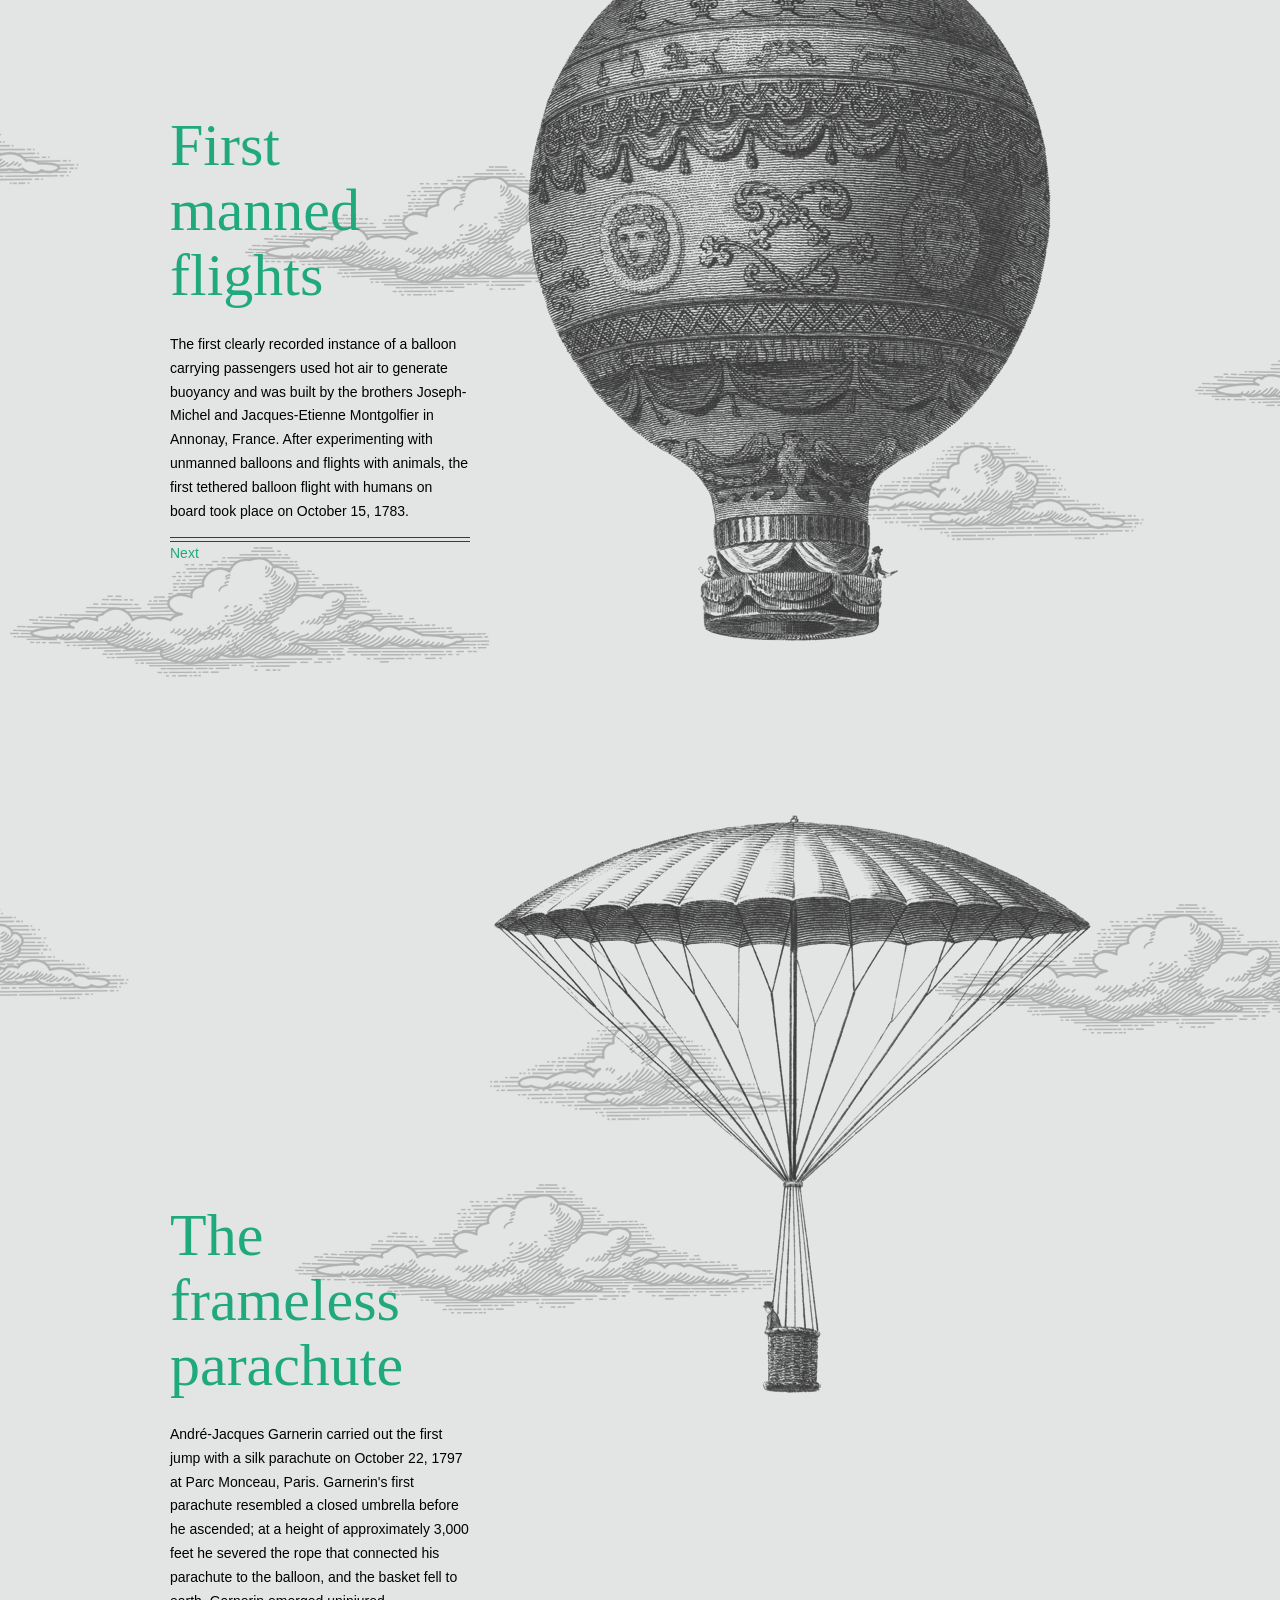
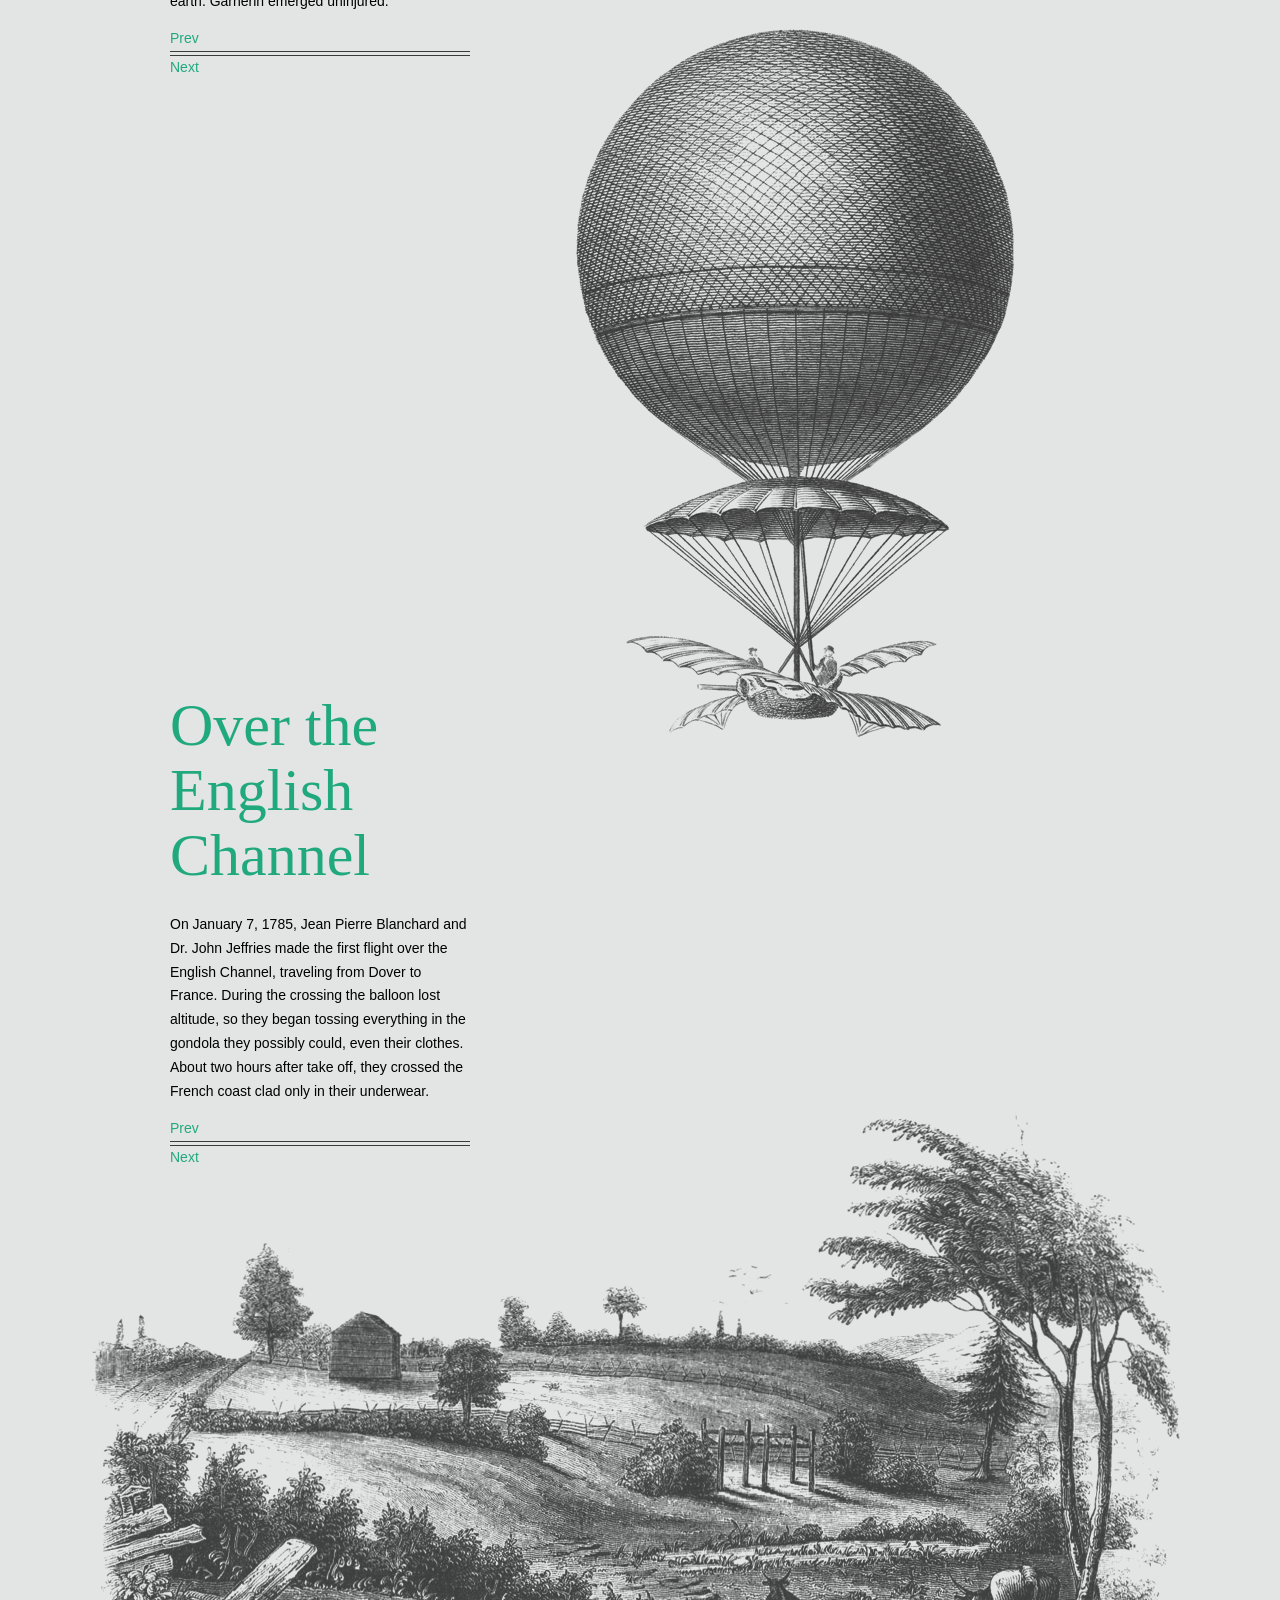
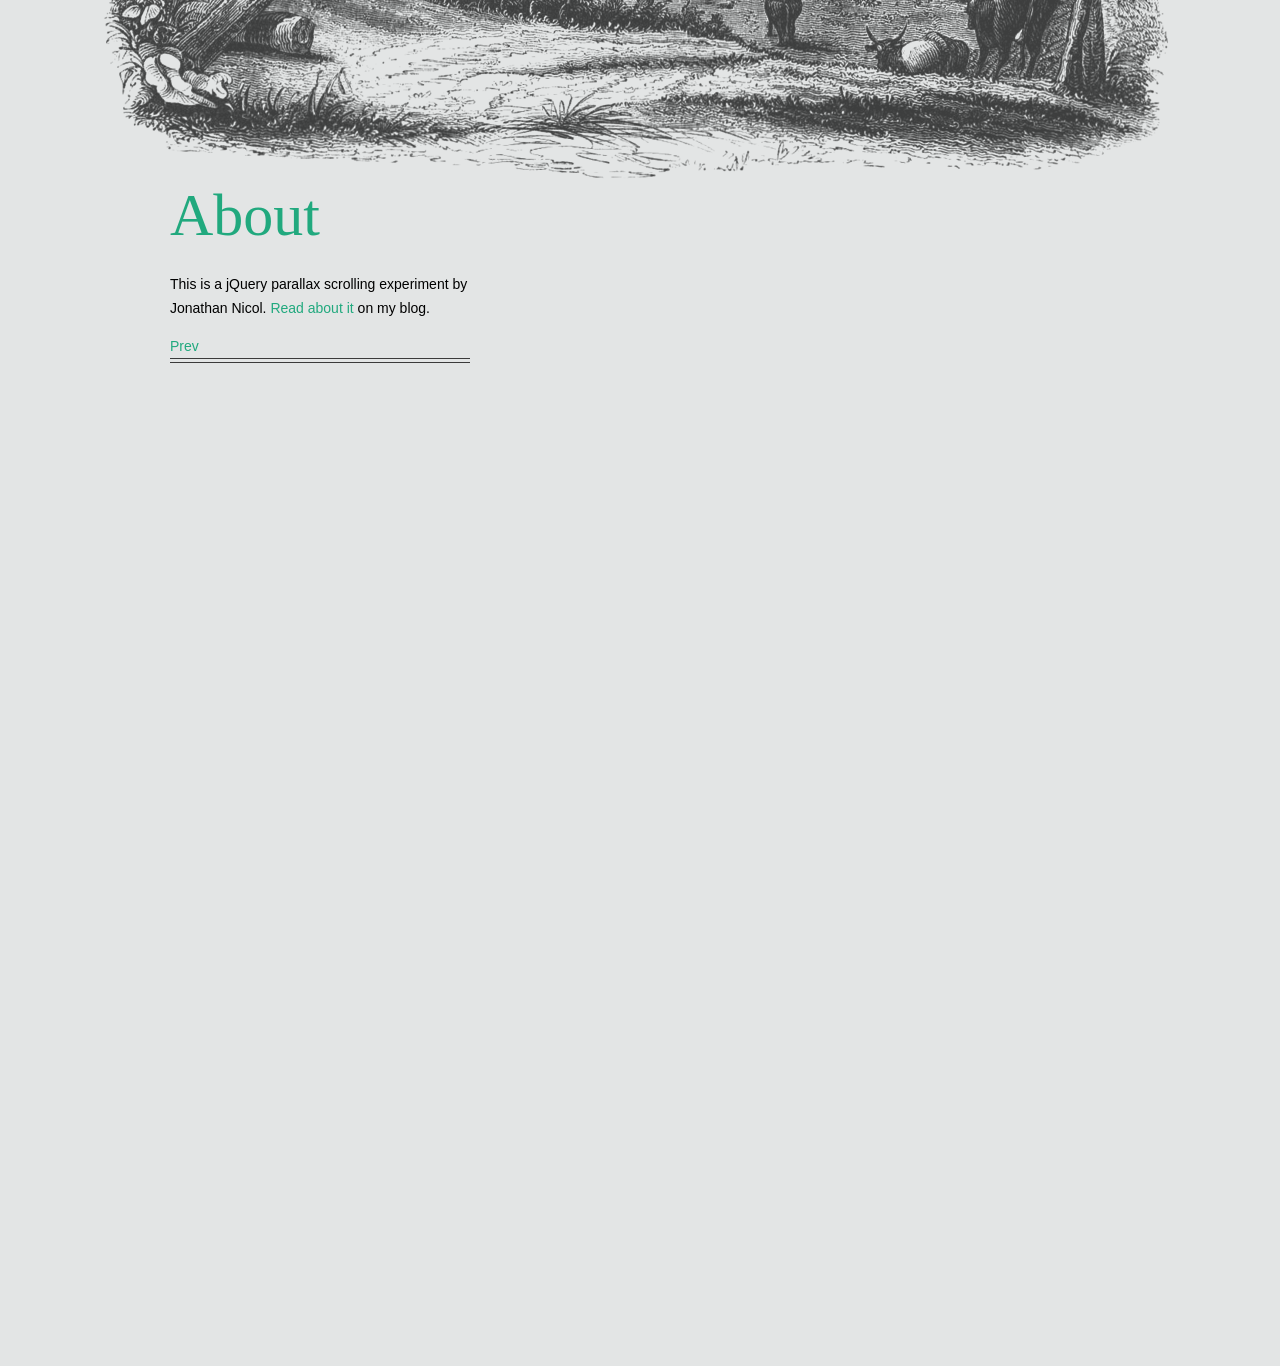
<file: a1-1.html>
<!DOCTYPE html>
<html>
<head>
<meta charset="UTF-8">
<meta name="description" content="A parallax scrolling experiment using jQuery">


<script src="jquery.js"></script>
<script src="prefixfree.min.js"></script>


<style class="cp-pen-styles">


html {
    overflow-y : scroll;
}

body {
    background  : #e3e5e5;
    overflow-x  : hidden;
    height      : 4550px;
    line-height : 1.5;
    color       : #000;
    font-size   : 14px;
    font-family : Arial, sans-serif;
}

h1 {
    color : #21a97e;
}

a, a:link,
a:active,
a:visited {
    -webkit-transition : color 0.25s ease-out;
    -moz-transition    : color 0.25s ease-out;
    -o-transition      : color 0.25s ease-out;
    transition         : color 0.25s ease-out;
    color              : #21a97e;
    outline            : none;
    text-decoration    : none;
}

a:hover {
    color : #000;
}

img {
    display : block;
}

p {
    margin : 1em 0;
}

/* Common shared styles
*****************************************************************/

hr {
    margin        : 0;
    border        : none;
    border-top    : 1px solid #3b3b3b;
    border-bottom : 1px solid #3b3b3b;
    height        : 3px;
}

/* Page structure
*****************************************************************/

#wrapper {
    position : relative;
}

#branding {
    width      : 100%;
    background : #fff;
}

#branding h1 {
    width          : 940px;
    padding        : 10px 15px;
    margin         : 0 auto;
    text-transform : uppercase;
    font-size      : 18px;
    font-weight    : bold;
}

/* Parallax
*****************************************************************/

/* content */
#content {
    z-index     : 4;
    position    : relative;
    max-width   : 940px;
    padding     : 0 10px;
    margin      : 0 auto;
    line-height : 1.7;
    animation-name            : bg4;
    animation-duration        : 40s;
    animation-iteration-count:infinite;
    animation-timing-function : cubic-bezier(0.4, 0.1, 0.5, 1);
}

@keyframes bg4 {
    0% {
        transform : translate(0, 0);
    }
    100% {
        transform : translate(0, -3000px);
    }
}

#content article {
    width : 300px;
}

#manned-flight,
#frameless-parachute,
#english-channel,
#about {
    padding-top : 105px;
}

#manned-flight {
    position : absolute;
    top      : 0px;
}

#frameless-parachute {
    position : absolute;
    top      : 1090px;
}

#english-channel {
    position : absolute;
    top      : 2180px;
}

#content h1 {
    margin      : 0 0 25px 0;
    font-size   : 60px;
    font-family : Georgia, serif;
    font-weight : normal;
    line-height : 65px;
}

#about {
    position : absolute;
    top      : 3270px;
}

/* foreground (ballons/landscape) */
#parallax-bg3 {
    z-index     : 3;
    position    : fixed;
    left        : 50%; /* align left edge with center of viewport */
    top         : 0;
    width       : 940px;
    margin-left : -470px; /* move left by half element's width */
    animation-name            : bg3;
    animation-duration        : 30s;
    animation-iteration-count:infinite;
    animation-timing-function : cubic-bezier(0.4, 0.1, 0.5, 1);
}

@keyframes bg3 {
    0% {
        transform : translate(0, 0);
    }
    100% {
        transform : translate(0, -3000px);
    }
}

/* balloon */
#bg3-1 {
    position : absolute;
    top      : -111px;
    left     : 355px;
}

#bg3-2 {
    position : absolute;
    top      : 812px;
    left     : 321px;
}

#bg3-3 {
    position : absolute;
    top      : 1628px;
    left     : 403px;
}

#bg3-4 {
    position : absolute;
    top      : 2700px;
    left     : -85px;
}

/* midground (clouds) */
#parallax-bg2 {
    z-index     : 2;
    position    : fixed;
    left        : 50%; /* align left edge with center of viewport */
    top         : 0;
    width       : 1200px;
    margin-left : -600px; /* move left by half element's width */
    animation-name            : bg2;
    animation-duration        : 20s;
    animation-iteration-count:infinite;
    animation-timing-function : cubic-bezier(0.4, 0.1, 0.5, 1);
}

@keyframes bg2 {
    0% {
        transform : translate(0, 0);
    }
    100% {
        transform : translate(0, -1100px);
    }
}

#bg2-1 {
    position : absolute;
    top      : 162px;
    left     : 200px;
}

#bg2-2 {
    position : absolute;
    top      : 300px;
    left     : 1150px;
}

#bg2-3 {
    position : absolute;
    top      : 543px;
    left     : -35px;
}

#bg2-4 {
    position : absolute;
    top      : 1180px;
    left     : 250px;
}

#bg2-5 {
    position : absolute;
    top      : 900px;
    left     : 890px;
}

/* background (clouds) */
#parallax-bg1 {
    z-index                   : 1;
    position                  : fixed;
    left                      : 50%; /* align left edge with center of viewport */
    top                       : 0;
    width                     : 1200px;
    margin-left               : -600px; /* move left by half element's width */

    animation-name            : bg1;
    animation-duration        : 10s;
    animation-iteration-count:infinite;
    animation-timing-function : cubic-bezier(0.4, 0.1, 0.5, 1);
}

@keyframes bg1 {
    0% {
        transform : translate(0, 0);
    }
    100% {
        transform : translate(0, -1200px);
    }
}

#bg1-1 {
    position : absolute;
    top      : 85px;
    left     : -270px;
}

#bg1-2 {
    position : absolute;
    top      : 440px;
    left     : 795px;
}

#bg1-3 {
    position : absolute;
    top      : 900px;
    left     : -220px;
}

#bg1-4 {
    position : absolute;
    top      : 1020px;
    left     : 450px;
}

</style>
</head>
<body>


<div id="wrapper">

    <div id="content">
        <article id="manned-flight">
            <header>
                <h1>First manned flights</h1>
            </header>
            <p>The first clearly recorded instance of a balloon carrying passengers used hot air to generate buoyancy
                and was built by the brothers Joseph-Michel and Jacques-Etienne Montgolfier in Annonay, France. After
                experimenting with unmanned balloons and flights with animals, the first tethered balloon flight with
                humans on board took place on October 15, 1783.</p>
            <nav class="next-prev">
                <hr>
                <a class="next frameless-parachute" href="#frameless-parachute">Next</a>
            </nav>
        </article>

        <article id="frameless-parachute">
            <header>
                <h1>The frameless parachute</h1>
            </header>
            <p>André-Jacques Garnerin carried out the first jump with a silk parachute on October 22, 1797 at Parc
                Monceau, Paris. Garnerin's first parachute resembled a closed umbrella before he ascended; at a height
                of approximately 3,000 feet he severed the rope that connected his parachute to the balloon, and the
                basket fell to earth. Garnerin emerged uninjured.</p>
            <nav class="next-prev">
                <a class="prev manned-flight" href="#manned-flight">Prev</a>
                <hr>
                <a class="next english-channel" href="#english-channel">Next</a>
            </nav>
        </article>

        <article id="english-channel">
            <header>
                <h1>Over the English Channel</h1>
            </header>
            <p>On January 7, 1785, Jean Pierre Blanchard and Dr. John Jeffries made the first flight over the English
                Channel, traveling from Dover to France. During the crossing the balloon lost altitude, so they began
                tossing everything in the gondola they possibly could, even their clothes. About two hours after take
                off, they crossed the French coast clad only in their underwear.</p>
            <nav class="next-prev">
                <a class="prev frameless-parachute" href="#frameless-parachute">Prev</a>
                <hr>
                <a class="next about" href="#about">Next</a>
            </nav>
        </article>

        <article id="about">
            <header>
                <h1>About</h1>
            </header>
            <p>This is a jQuery parallax scrolling experiment by Jonathan Nicol. <a
                    href="http://f6design.com/journal/2011/08/06/build-a-parallel-scrolling-website-interface-with-jquery-and-css/">Read
                about it</a> on my blog.</p>
            <nav class="next-prev">
                <a class="prev english-channel" href="#english-channel">Prev</a>
                <hr>
            </nav>
        </article>
    </div>

    <div id="parallax-bg3" style="top: 0px;">
        <img id="bg3-1" src="img/balloon.png" width="529" height="757" alt="Montgolfier hot air balloon">
        <img id="bg3-2" src="img/balloon2.png" width="603" height="583" alt="Frameless parachute">
        <img id="bg3-3" src="img/balloon3.png" width="446" height="713" alt="Blanchard's air balloon">
        <img id="bg3-4" src="img/ground.png" width="1104" height="684" alt="Landscape with trees and cows">
    </div>

    <div id="parallax-bg2" style="top: 0px;">
        <img id="bg2-1" src="img/cloud-lg1.png" alt="cloud">
        <img id="bg2-2" src="img/cloud-lg1.png" alt="cloud">
        <img id="bg2-3" src="img/cloud-lg1.png" alt="cloud">
        <img id="bg2-4" src="img/cloud-lg1.png" alt="cloud">
        <img id="bg2-5" src="img/cloud-lg1.png" alt="cloud">
    </div>

    <div id="parallax-bg1" style="top: 0px;">
        <img id="bg1-1" src="img/cloud-lg2.png" alt="cloud">
        <img id="bg1-2" src="img/cloud-lg2.png" alt="cloud">
        <img id="bg1-3" src="img/cloud-lg2.png" alt="cloud">
        <img id="bg1-4" src="img/cloud-lg2.png" alt="cloud">
    </div>

</div>
<script>
//    $(document).ready(function () {
//        $(window).bind('scroll', function (e) {
//            parallaxScroll();
//        });
//    });
//
//    function parallaxScroll() {
//        var scrolled = $(window).scrollTop();
//        $('#parallax-bg1').css('top', (0 - (scrolled * .25)) + 'px');
//        $('#parallax-bg2').css('top', (0 - (scrolled * .5)) + 'px');
//        $('#parallax-bg3').css('top', (0 - (scrolled * .75)) + 'px');
//    }

</script>
</body>
</html>
</file>
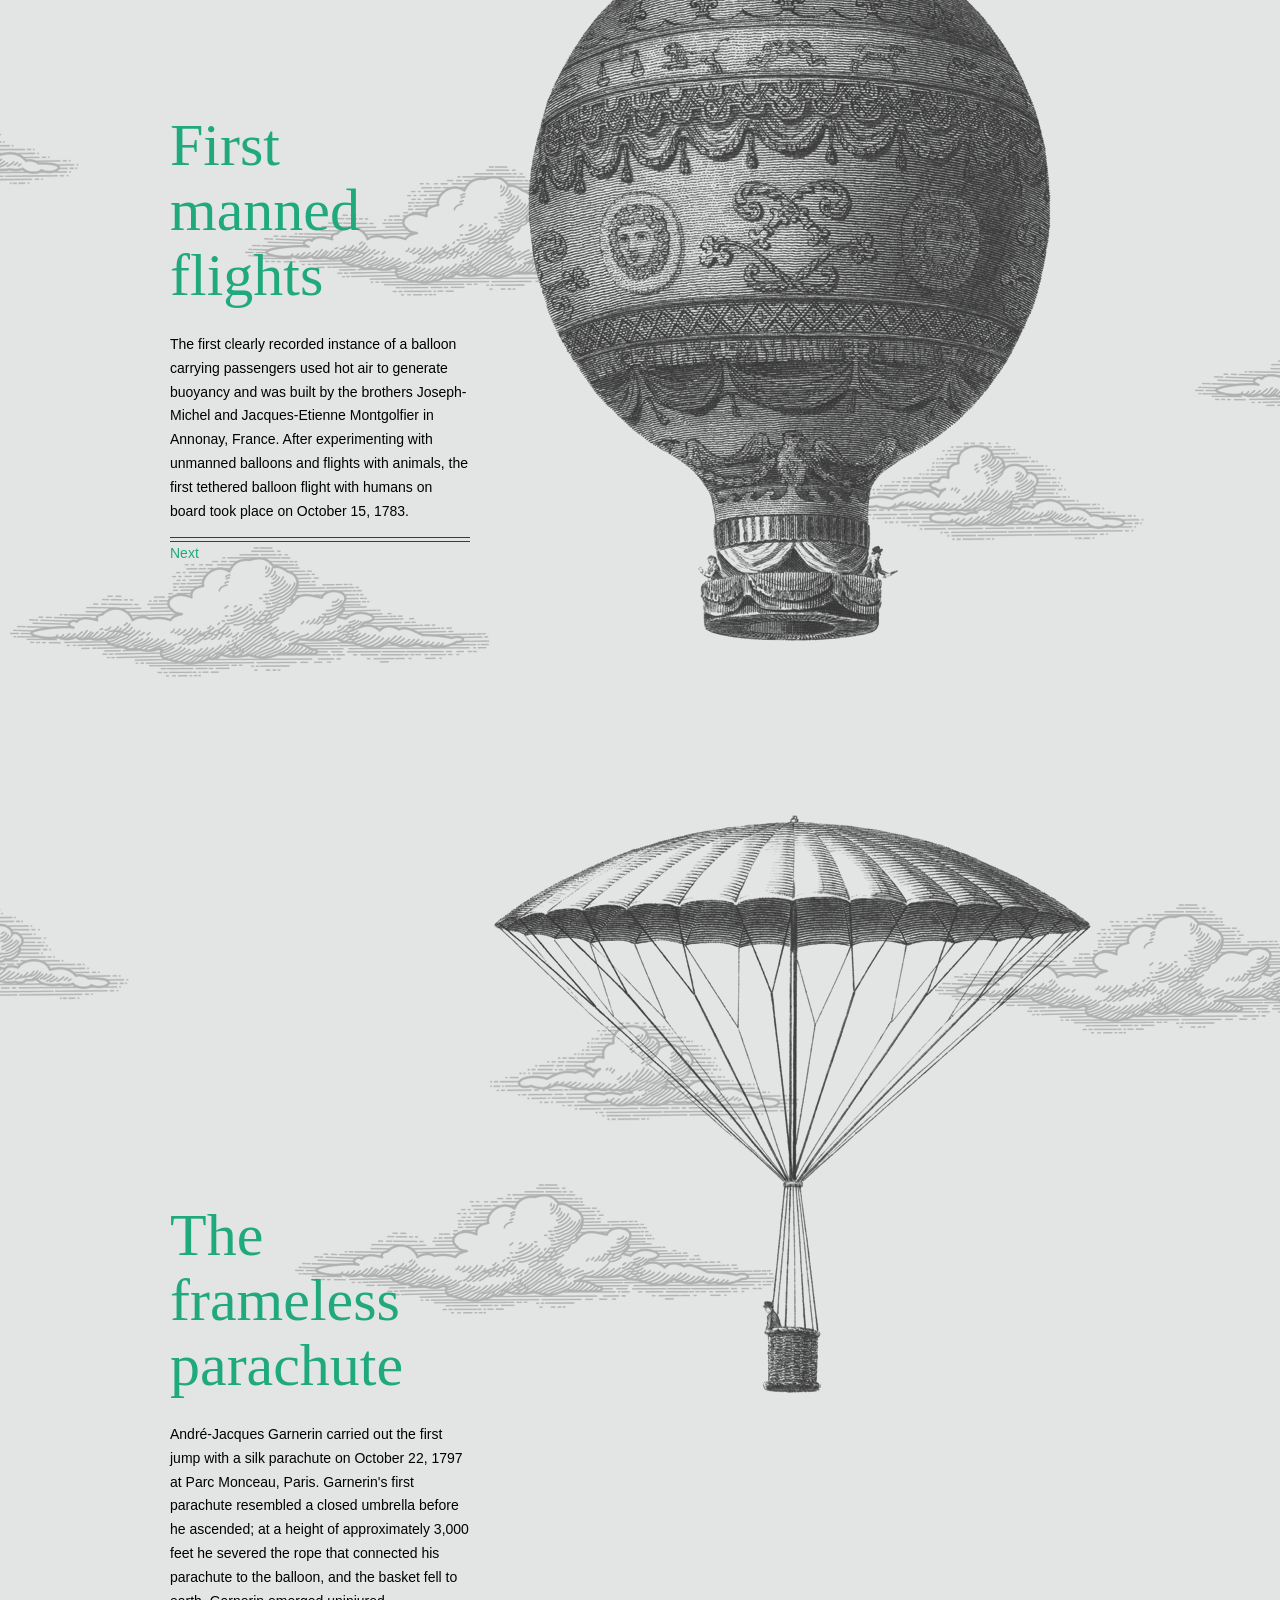
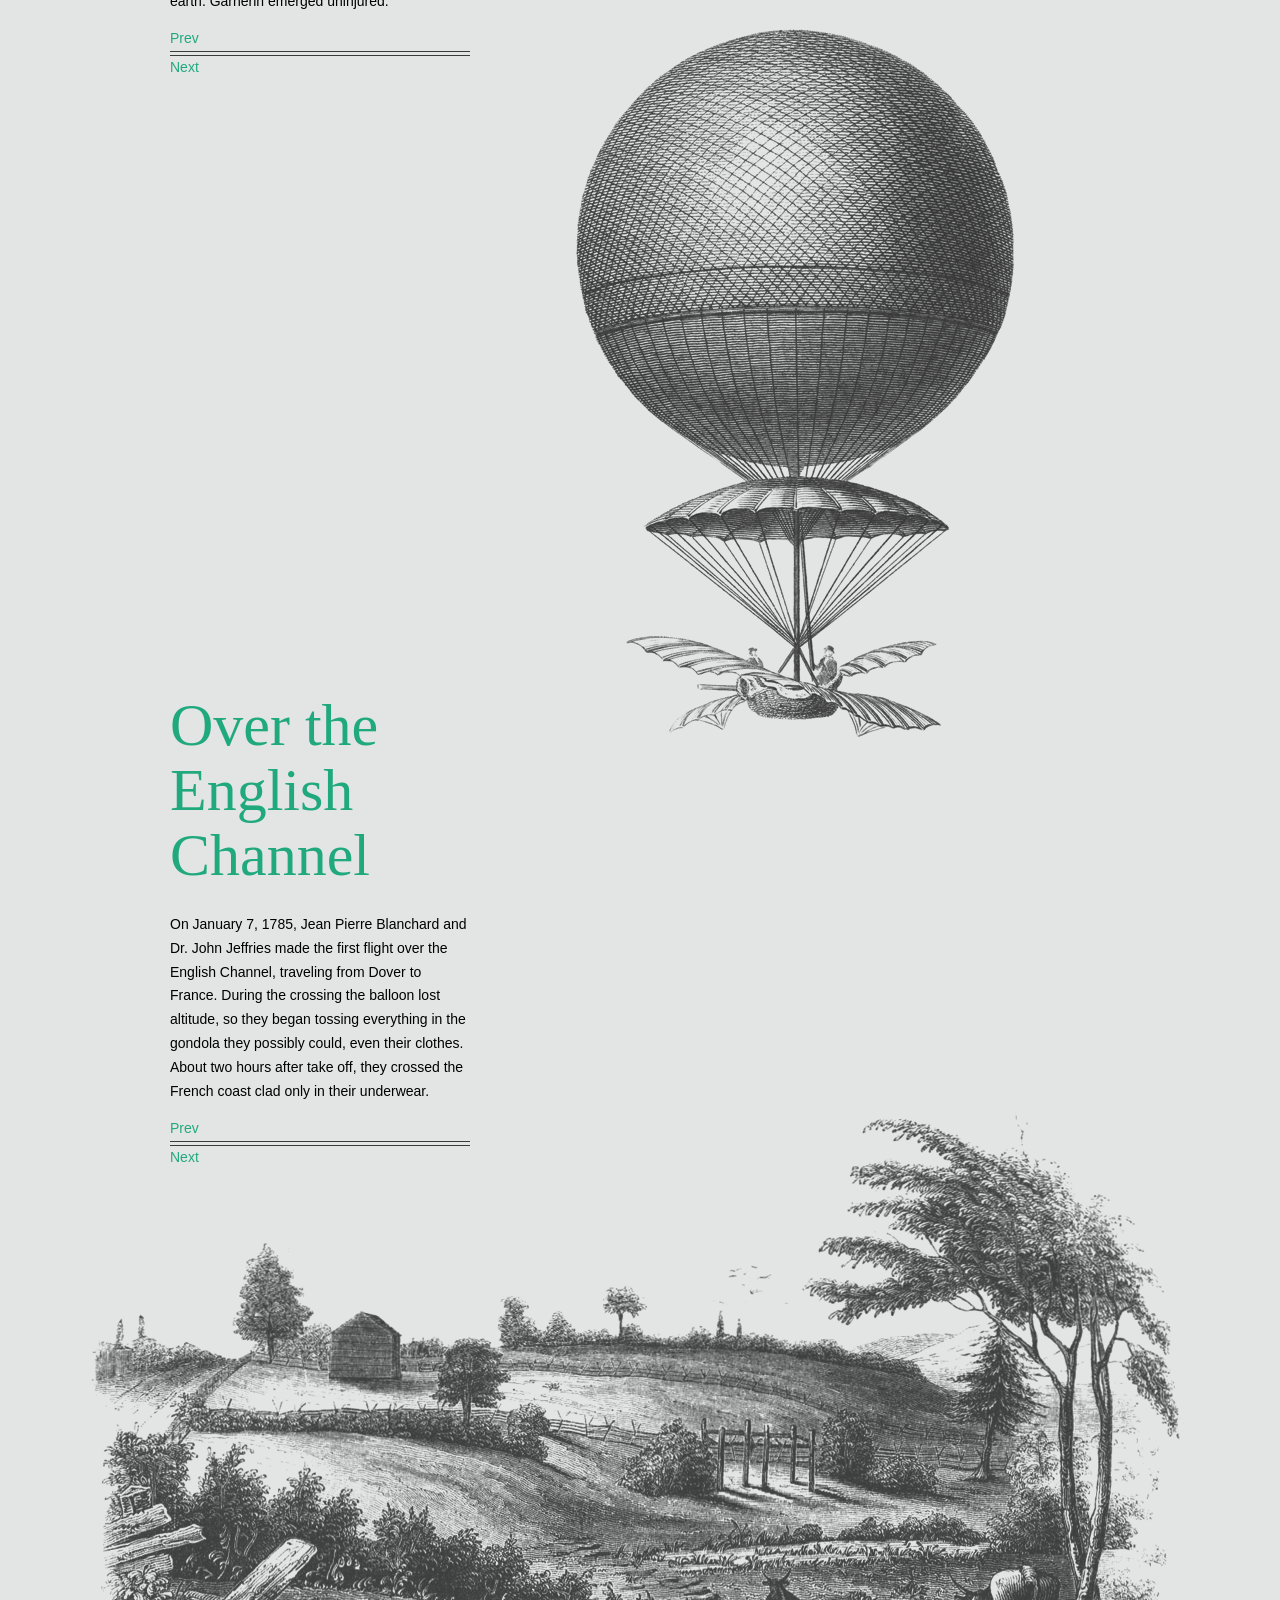
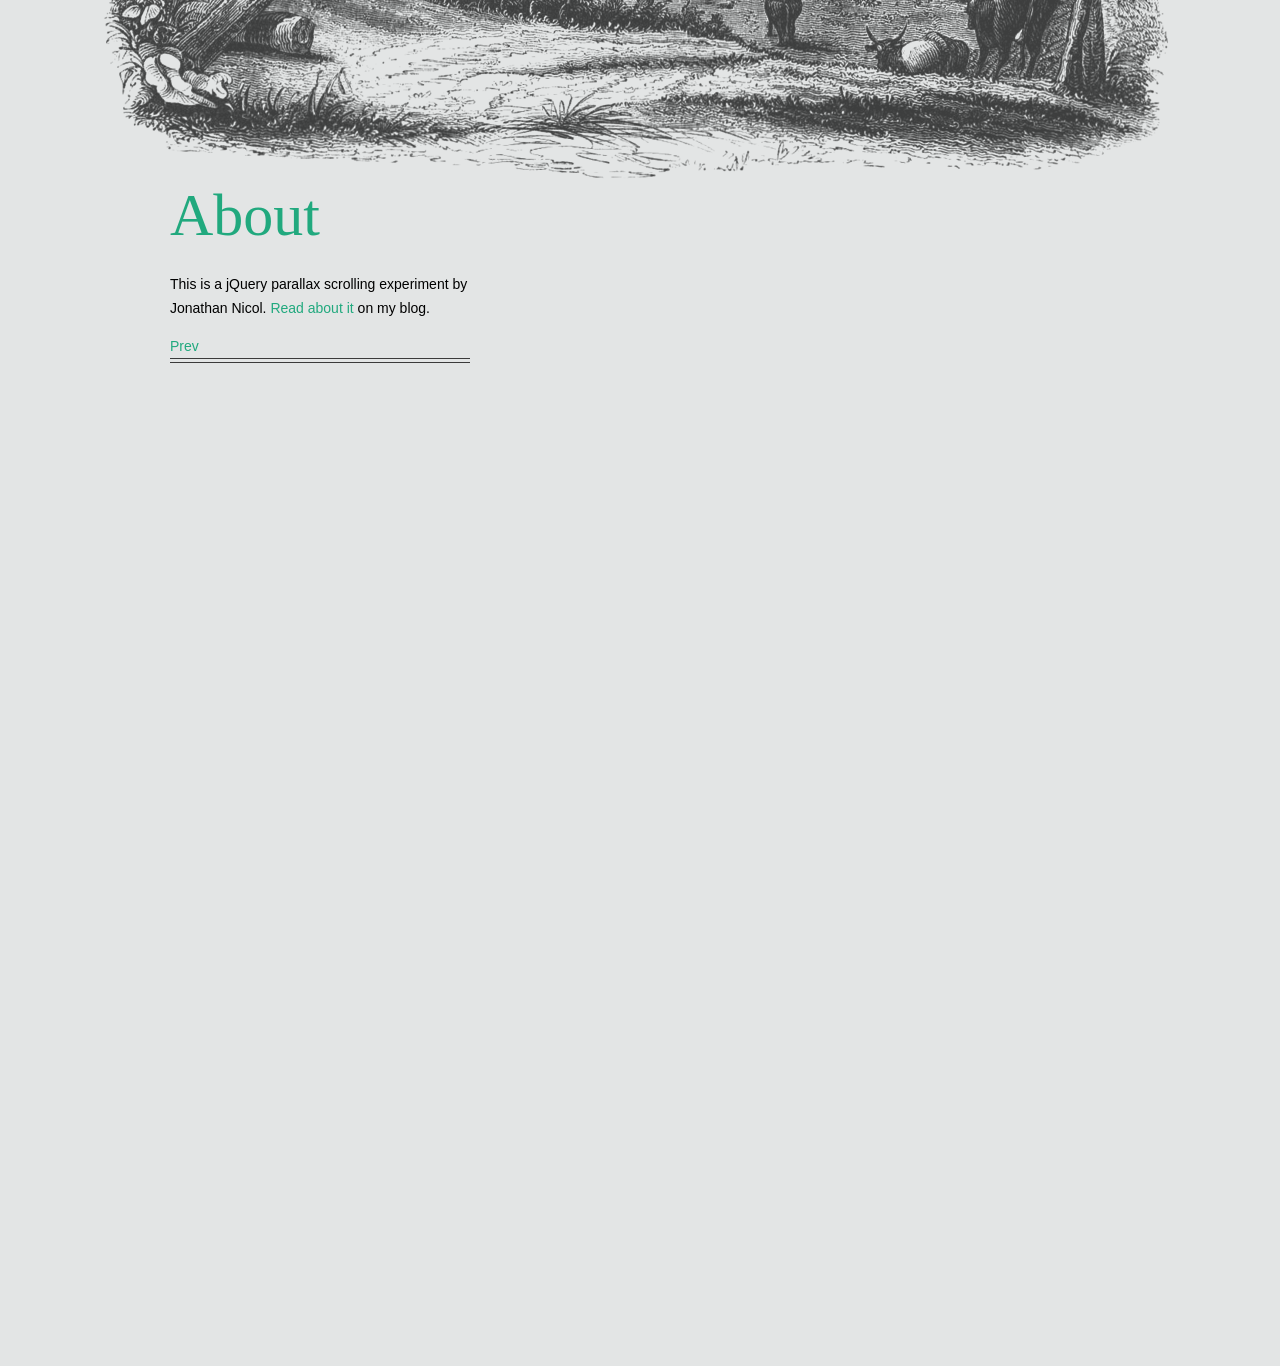
<file: a5-5.html>
<!DOCTYPE html>
<html>
<head>
<meta charset="UTF-8">
<meta name="description" content="A parallax scrolling experiment using jQuery">


<script src="jquery.js"></script>
<script src="prefixfree.min.js"></script>


<style class="cp-pen-styles">


html {
    overflow-y : scroll;
}

body {
    background  : #e3e5e5;
    overflow-x  : hidden;
    height      : 4550px;
    line-height : 1.5;
    color       : #000;
    font-size   : 14px;
    font-family : Arial, sans-serif;
}

h1 {
    color : #21a97e;
}

a, a:link,
a:active,
a:visited {
    -webkit-transition : color 0.25s ease-out;
    -moz-transition    : color 0.25s ease-out;
    -o-transition      : color 0.25s ease-out;
    transition         : color 0.25s ease-out;
    color              : #21a97e;
    outline            : none;
    text-decoration    : none;
}

a:hover {
    color : #000;
}

img {
    display : block;
}

p {
    margin : 1em 0;
}

/* Common shared styles
*****************************************************************/

hr {
    margin        : 0;
    border        : none;
    border-top    : 1px solid #3b3b3b;
    border-bottom : 1px solid #3b3b3b;
    height        : 3px;
}

/* Page structure
*****************************************************************/

#wrapper {
    position : relative;
}

#branding {
    width      : 100%;
    background : #fff;
}

#branding h1 {
    width          : 940px;
    padding        : 10px 15px;
    margin         : 0 auto;
    text-transform : uppercase;
    font-size      : 18px;
    font-weight    : bold;
}

/* Parallax
*****************************************************************/

/* content */
#content {
    z-index     : 4;
    position    : relative;
    max-width   : 940px;
    padding     : 0 10px;
    margin      : 0 auto;
    line-height : 1.7;
}

#content article {
    width : 300px;
}

#manned-flight,
#frameless-parachute,
#english-channel,
#about {
    padding-top : 105px;
}

#manned-flight {
    position : absolute;
    top      : 0px;
}

#frameless-parachute {
    position : absolute;
    top      : 1090px;
}

#english-channel {
    position : absolute;
    top      : 2180px;
}

#content h1 {
    margin      : 0 0 25px 0;
    font-size   : 60px;
    font-family : Georgia, serif;
    font-weight : normal;
    line-height : 65px;
}

#about {
    position : absolute;
    top      : 3270px;
}

/* foreground (ballons/landscape) */
#parallax-bg3 {
    z-index     : 3;
    position    : fixed;
    left        : 50%; /* align left edge with center of viewport */
    top         : 0;
    width       : 940px;
    margin-left : -470px; /* move left by half element's width */
}

/* balloon */
#bg3-1 {
    position : absolute;
    top      : -111px;
    left     : 355px;
}

#bg3-2 {
    position : absolute;
    top      : 812px;
    left     : 321px;
}

#bg3-3 {
    position : absolute;
    top      : 1628px;
    left     : 403px;
}

#bg3-4 {
    position : absolute;
    top      : 2700px;
    left     : -85px;
}

/* midground (clouds) */
#parallax-bg2 {
    z-index     : 2;
    position    : fixed;
    left        : 50%; /* align left edge with center of viewport */
    top         : 0;
    width       : 1200px;
    margin-left : -600px; /* move left by half element's width */
}

#bg2-1 {
    position : absolute;
    top      : 162px;
    left     : 200px;
}

#bg2-2 {
    position : absolute;
    top      : 300px;
    left     : 1150px;
}

#bg2-3 {
    position : absolute;
    top      : 543px;
    left     : -35px;
}

#bg2-4 {
    position : absolute;
    top      : 1180px;
    left     : 250px;
}

#bg2-5 {
    position : absolute;
    top      : 900px;
    left     : 890px;
}

/* background (clouds) */
#parallax-bg1 {
    z-index                   : 1;
    position                  : fixed;
    left                      : 50%; /* align left edge with center of viewport */
    top                       : 0;
    width                     : 1200px;
    margin-left               : -600px; /* move left by half element's width */

}


#bg1-1 {
    position : absolute;
    top      : 85px;
    left     : -270px;
}

#bg1-2 {
    position : absolute;
    top      : 440px;
    left     : 795px;
}

#bg1-3 {
    position : absolute;
    top      : 900px;
    left     : -220px;
}

#bg1-4 {
    position : absolute;
    top      : 1020px;
    left     : 450px;
}

</style>
</head>
<body>


<div id="wrapper">

    <div id="content">
        <article id="manned-flight">
            <header>
                <h1>First manned flights</h1>
            </header>
            <p>The first clearly recorded instance of a balloon carrying passengers used hot air to generate buoyancy
                and was built by the brothers Joseph-Michel and Jacques-Etienne Montgolfier in Annonay, France. After
                experimenting with unmanned balloons and flights with animals, the first tethered balloon flight with
                humans on board took place on October 15, 1783.</p>
            <nav class="next-prev">
                <hr>
                <a class="next frameless-parachute" href="#frameless-parachute">Next</a>
            </nav>
        </article>

        <article id="frameless-parachute">
            <header>
                <h1>The frameless parachute</h1>
            </header>
            <p>André-Jacques Garnerin carried out the first jump with a silk parachute on October 22, 1797 at Parc
                Monceau, Paris. Garnerin's first parachute resembled a closed umbrella before he ascended; at a height
                of approximately 3,000 feet he severed the rope that connected his parachute to the balloon, and the
                basket fell to earth. Garnerin emerged uninjured.</p>
            <nav class="next-prev">
                <a class="prev manned-flight" href="#manned-flight">Prev</a>
                <hr>
                <a class="next english-channel" href="#english-channel">Next</a>
            </nav>
        </article>

        <article id="english-channel">
            <header>
                <h1>Over the English Channel</h1>
            </header>
            <p>On January 7, 1785, Jean Pierre Blanchard and Dr. John Jeffries made the first flight over the English
                Channel, traveling from Dover to France. During the crossing the balloon lost altitude, so they began
                tossing everything in the gondola they possibly could, even their clothes. About two hours after take
                off, they crossed the French coast clad only in their underwear.</p>
            <nav class="next-prev">
                <a class="prev frameless-parachute" href="#frameless-parachute">Prev</a>
                <hr>
                <a class="next about" href="#about">Next</a>
            </nav>
        </article>

        <article id="about">
            <header>
                <h1>About</h1>
            </header>
            <p>This is a jQuery parallax scrolling experiment by Jonathan Nicol. <a
                    href="http://f6design.com/journal/2011/08/06/build-a-parallel-scrolling-website-interface-with-jquery-and-css/">Read
                about it</a> on my blog.</p>
            <nav class="next-prev">
                <a class="prev english-channel" href="#english-channel">Prev</a>
                <hr>
            </nav>
        </article>
    </div>

    <div id="parallax-bg3" style="top: 0px;">
        <img id="bg3-1" src="img/balloon.png" width="529" height="757" alt="Montgolfier hot air balloon">
        <img id="bg3-2" src="img/balloon2.png" width="603" height="583" alt="Frameless parachute">
        <img id="bg3-3" src="img/balloon3.png" width="446" height="713" alt="Blanchard's air balloon">
        <img id="bg3-4" src="img/ground.png" width="1104" height="684" alt="Landscape with trees and cows">
    </div>

    <div id="parallax-bg2" style="top: 0px;">
        <img id="bg2-1" src="img/cloud-lg1.png" alt="cloud">
        <img id="bg2-2" src="img/cloud-lg1.png" alt="cloud">
        <img id="bg2-3" src="img/cloud-lg1.png" alt="cloud">
        <img id="bg2-4" src="img/cloud-lg1.png" alt="cloud">
        <img id="bg2-5" src="img/cloud-lg1.png" alt="cloud">
    </div>

    <div id="parallax-bg1" style="top: 0px;">
        <img id="bg1-1" src="img/cloud-lg2.png" alt="cloud">
        <img id="bg1-2" src="img/cloud-lg2.png" alt="cloud">
        <img id="bg1-3" src="img/cloud-lg2.png" alt="cloud">
        <img id="bg1-4" src="img/cloud-lg2.png" alt="cloud">
    </div>

</div>
<script>
    $(document).ready(function () {
        $(window).bind('scroll', function (e) {
            parallaxScroll();
        });
    });

    function parallaxScroll() {
        var scrolled = $(window).scrollTop();
        $('#parallax-bg1').css('top', (0 - (scrolled * .25)) + 'px');
        $('#parallax-bg2').css('top', (0 - (scrolled * .5)) + 'px');
        $('#parallax-bg3').css('top', (0 - (scrolled * .75)) + 'px');
    }

</script>
</body>
</html>
</file>
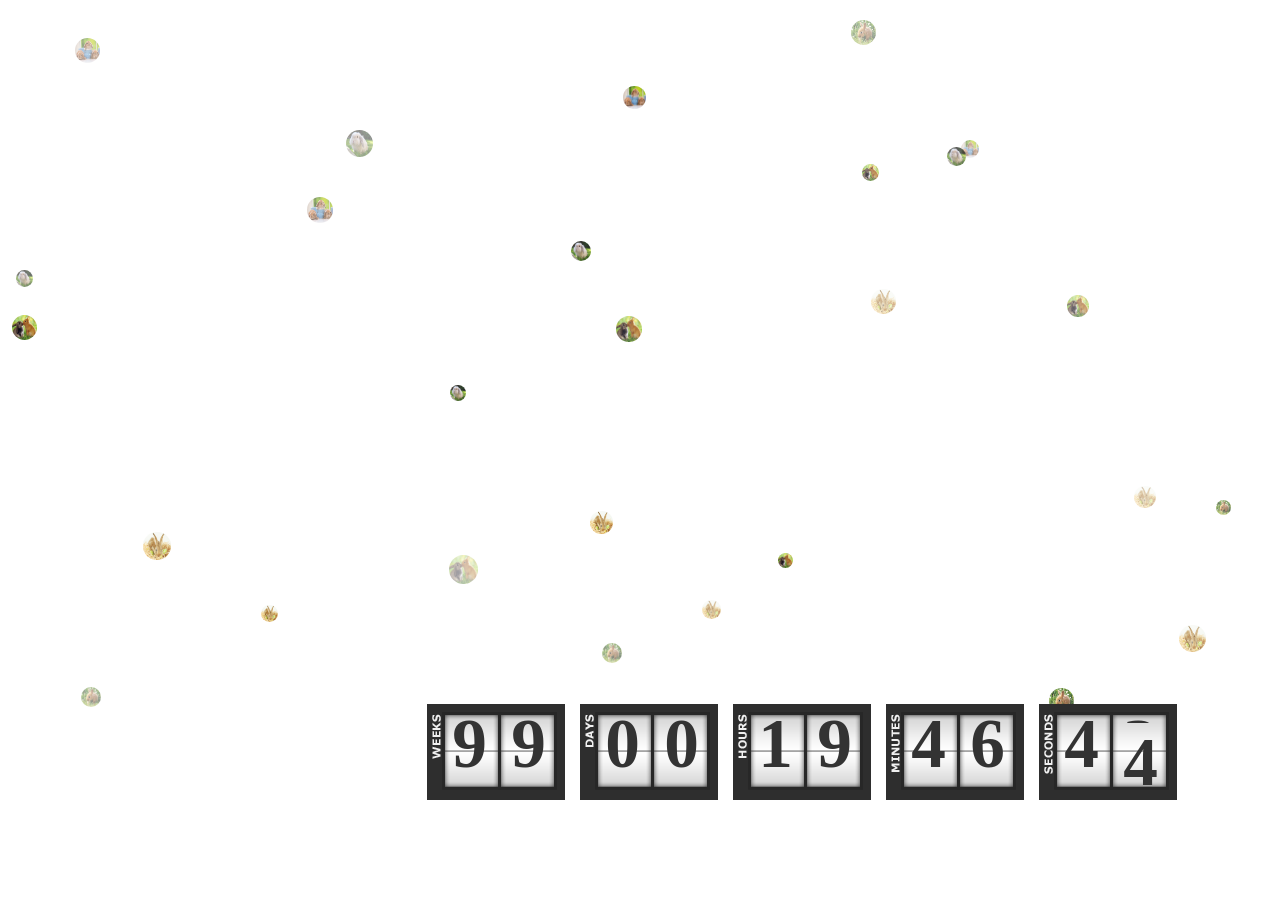
<file: lesschat.html>
<!DOCTYPE html>
<html>
<head lang="en">
    <meta charset="UTF-8">
    <title></title>
    <script src="jquery.js"></script>
    <script src="prefixfree.min.js"></script>
    <script src="jquery.lwtCountdown-1.0.js"></script>
    <link rel="Stylesheet" type="text/css" href="dark.css"/>
    <style id="style">
        .container {
            width    : 1400px;
            height   : 700px;
            position : relative;
        }

        .img {
            position      : absolute;
            width         : 0px;
            height        : 0px;
            top           : 250px;
            left          : 700px;
            transition    : all 0.5s;
            border-radius : 80px;
            opacity:0.8;
            /*-webkit-filter:blur(3px);*/
            /*-moz-filter:blur(3px);*/
            /*filter:url(blur.svg#blur);*/
            /*filter: progid:DXImageTransform.Microsoft.Blur(PixelRadius='3');*/
            /*filter:blur(3px);*/
        }

        @keyframes animation {
            0% {
                transform:scale(1.1);
            }
            4.7% {
                transform:scale(1.2);
            }
            9.41% {
                transform:scale(1.3);
            }
            13.61% {
                transform:scale(1.4);
            }
            17.52% {
                transform:scale(1.5);
            }
            21.32% {
                transform:scale(1.6);
            }
            25.23% {
                transform:scale(1.7);
            }
            29.93% {
                transform:scale(1.5);
            }
            36.74% {
                transform:scale(1.4);
            }
            44.44% {
                transform:scale(1.3);
            }
            59.86% {
                transform:scale(1.2);
            }
            75.28% {
                transform:scale(1);
            }
            90.69% {
                transform:scale(1.1);
            }
            100% {
                transform:scale(1);
            }
        }
    </style>
    <script>
        $(document).ready(function () {
            var _src = [{
                name  : 'mm1.jpg'
            },{
                name  : 'mm1.jpg'
            }, {
                name  : 'mm2.jpg'
            },{
                name  : 'mm2.jpg'
            }, {
                name  : 'mm3.jpg'
            }, {
                name  : 'mm3.jpg'
            }, {
                name  : 'mm4.jpg'
            }, {
                name  : 'mm4.jpg'
            }, {
                name  : 'mm5.jpg'
            }, {
                name  : 'mm5.jpg'
            },{
                name  : 'mm1.jpg'
            },{
                name  : 'mm1.jpg'
            }, {
                name  : 'mm2.jpg'
            },{
                name  : 'mm2.jpg'
            }, {
                name  : 'mm3.jpg'
            }, {
                name  : 'mm3.jpg'
            }, {
                name  : 'mm4.jpg'
            }, {
                name  : 'mm4.jpg'
            }, {
                name  : 'mm5.jpg'
            }, {
                name  : 'mm5.jpg'
            },{
                name  : 'mm1.jpg'
            }, {
                name  : 'mm2.jpg'
            },{
                name  : 'mm2.jpg'
            }, {
                name  : 'mm3.jpg'
            }, {
                name  : 'mm3.jpg'
            }, {
                name  : 'mm4.jpg'
            }, {
                name  : 'mm4.jpg'
            }, {
                name  : 'mm5.jpg'
            }, {
                name  : 'mm5.jpg'
            }, {
                name  : 'mm5.jpg'
            }]
            var _str = "";
            var _sty = "<style>";
            var _wmax = $('.container').width();
            var _hmax = $('.container').height();
            var _row = 6;
            var _col = 5;
            var _sl = _wmax/6;
            var _st = _hmax/5;
            var _maxw = 30;
            var _minw = 15;
//          var _sub = [0,3.4,4.7,6.81,9.41,10.21,13.61,14.11,17.52,18.72,21.32,24.32,25.23,29.03,29.93,35.54,36.74,41.04,44.44,52.15,59.86, 63.26,75.28,85.49,90.69,100];
            var _sub = [0,4.7,9.41,13.61,17.52,21.32,25.23,29.93,36.74,44.44,59.86,75.28,90.69,100];
            $(_src).each(function (index, item) {
//                item.left = parseInt(Math.random()*(_wmax-50-20+1) + 20);
//                item.top = parseInt(Math.random()*(_hmax-50-20+1) + 20);

                item.left = parseInt(Math.random()*((index%_row+1)*_sl-index%_row*_sl+1) + index%_row*_sl);
                item.top = parseInt(Math.random()*((index%_col+1)*_st-index%_col*_st+1) + index%_col*_st);

                item.width=item.height = parseInt(Math.random()*(_maxw-_minw+1) + _minw);
//                _str += '<img rel="' + index + '" src="img/mm/' + item.name + '" style="opacity:'+(parseInt(Math.random()*(100-40+1) + 40)/100)+';width:'+item.width+'px;height:'+item.height+'px;left:'+(parseInt(Math.random()*(800-50-600+1) + 600))+'px;top:'+(parseInt(Math.random()*(300-50-100+1) + 100))+'px"  class="img"/>';
                _str += '<img rel="' + index + '" src="img/mm/' + item.name + '" style="opacity:'+(parseInt(Math.random()*(100-40+1) + 40)/100)+';left:'+(parseInt(Math.random()*(800-50-700+1) + 700))+'px;top:'+(parseInt(Math.random()*(300-50-200+1) + 200))+'px"  class="img"/>';
                _sty += '@keyframes img' + index + ' {';
                $(_sub).each(function(i,n){
                    _sty += n+'% {';
                    _sty += 'transform : translate('+parseInt(Math.random()*(2-(-2)+1) + (-2))+'px, '+parseInt(Math.random()*(2-(-2)+1) + (-2))+'px)';
                    _sty += '}';
                });
                _sty += '}';
            });
            _sty += "</style>";
            $(_sty).appendTo($('.container'));
            $(_str).appendTo($('.container'));


            setTimeout(function () {
                $('img').each(function () {
                    var _obj = $(this);
                    var _i = parseInt(_obj.attr('rel'));
                    var _da = _src[_i];
                    _obj.css({
                        'transition-delay': "" + (10 * _i) + "ms",
                        'width'           : _da.width,
                        'height'          : _da.height,
                        'top'             : _da.top,
                        'left'            : _da.left,
                        'animation'       : 'animation 2000ms linear both'
                    });
                });
                setTimeout(function () {
                    $('img').each(function () {
                        var _obj = $(this);
                        var _i = parseInt(_obj.attr('rel'));
                        _obj.css({
                            'animation'       : 'img'+_i+' 10s linear both infinite alternate'
                        });
                    });
                }, 3000);
            }, 10);
        });
    </script>
</head>
<body>
<div class="wrap">
    <div class="container"></div>
</div>
<div id="countdown_dashboard">
    <div class="dash weeks_dash">
        <span class="dash_title">weeks</span>
        <div class="digit">0</div>
        <div class="digit">0</div>
    </div>

    <div class="dash days_dash">
        <span class="dash_title">days</span>
        <div class="digit">0</div>
        <div class="digit">0</div>
    </div>

    <div class="dash hours_dash">
        <span class="dash_title">hours</span>
        <div class="digit">0</div>
        <div class="digit">0</div>
    </div>

    <div class="dash minutes_dash">
        <span class="dash_title">minutes</span>
        <div class="digit">0</div>
        <div class="digit">0</div>
    </div>

    <div class="dash seconds_dash">
        <span class="dash_title">seconds</span>
        <div class="digit">0</div>
        <div class="digit">0</div>
    </div>

</div>
</body>
</html>

<script language="javascript" type="text/javascript">
    jQuery(document).ready(function() {
        $('#countdown_dashboard').countDown({
            omitWeeks:0,
            targetDate: {
                'day': 		6,
                'month': 	7,
                'year': 	3000,
                'hour': 	0,
                'min': 		0,
                'sec': 		0
            }
        });
    });
</script>
</file>
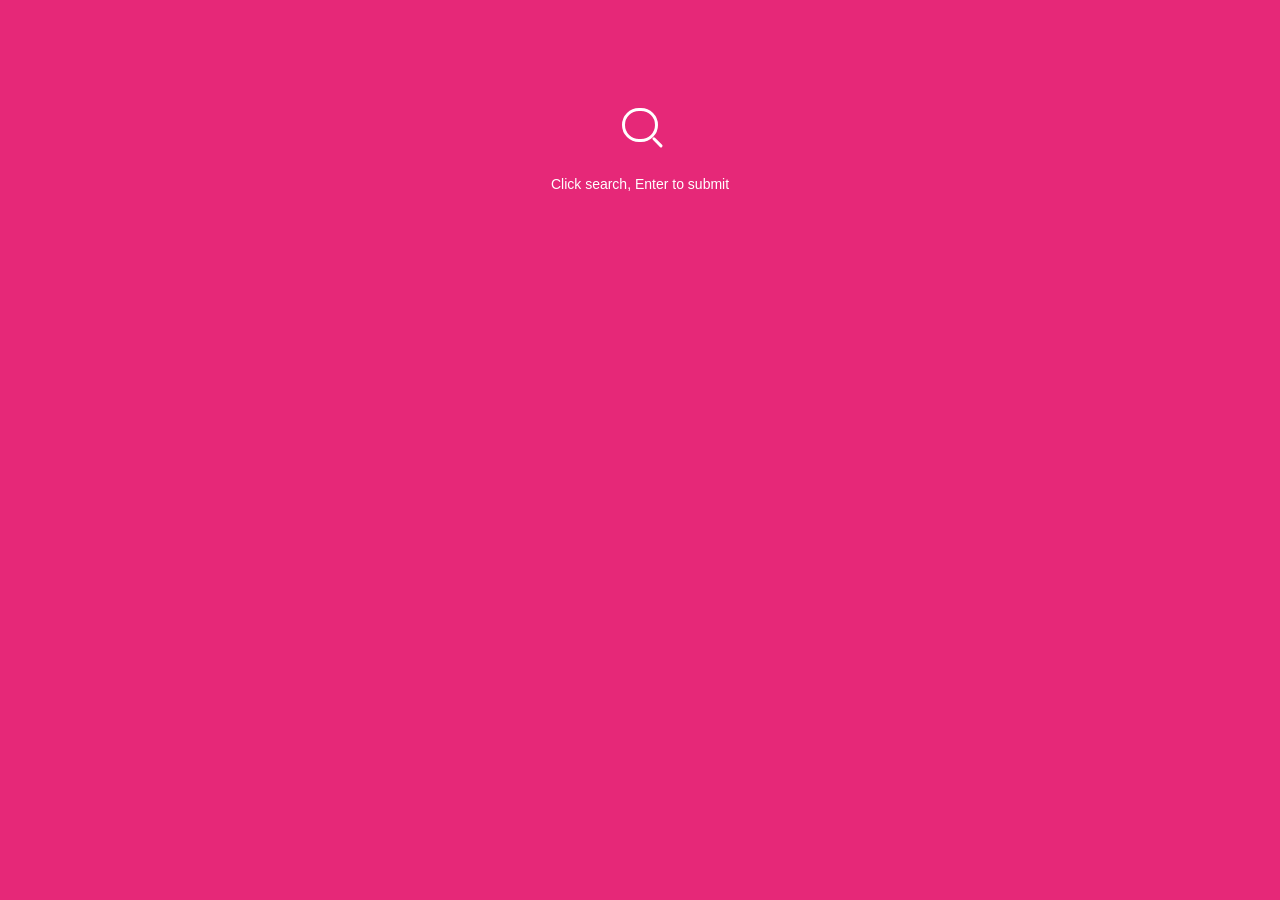
<file: Material.html>
<!DOCTYPE html>
<html>
<head lang="en">
    <meta charset="UTF-8">
    <title></title>
    <script src="jquery.js"></script>
    <script src="http://www.zhangxinxu.com/study/js/mini/prefixfree.min.js"></script>
    <style>
    html {
        background-color: #E62878;
        font-family: "Lucida Grande","Lucida Sans Unicode", Tahoma, Sans-Serif;
    }
    p {
        text-align: center;
        color: #fff;
        font-size: 14px;
    }
    h4 {
        color: #fff;
        text-align: center;
        letter-spacing: 0.5px;
        transform: scale(0);
        transition: all 0.3s;
        position: relative;
        top: -25px;
        margin: 0;
        font-weight: normal;
    }
    h4.show {
        animation: alert 0.18s ease-in-out;
        animation-fill-mode: forwards;
    }
    @keyframes alert {
        0%{
            transform: scale(0);
        }
        80% {
            transform: scale(1.2);
        }
        100% {
            transform: scale(1);
        }
    }
    form {
        transition: all 0.15s;
    }
    form.explode {
        transform: scale(1.4);
        opacity: 0;
    }
    html {
        padding-top: 100px;
    }
    form {
        width: 36px;
        height: 36px;
        margin: 0 auto;
        display: block;
        box-sizing: border-box;
        position: relative;
    }
    input[type="submit"]{
        display: none !important;
    }
    input {
        width: 100%;
    }
    input {
        background: none;
        border: 3px solid #fff;
        border-radius: 26px;
        box-sizing: border-box;
        padding: 5px 15px 7px;
        font-size: 14px;
        color: #fff;
        z-index: 2;
        position: relative;
    }
    input:focus {
        outline: none;
    }
    .after {
        width: 36px;
        height: 36px;
        position: absolute;
        top: 1px;
        right: 0;
        z-index: 1;
    }
    form.open .after {
        cursor: pointer;
    }
    .after:before,
    .after:after {
        content: '';
        width: 13px;
        height: 3px;
        background-color: #fff;
        border-radius: 3px;
        position: absolute;
        transform-origin: 100% 100%;
    }
    .after:after{
        bottom: -3px;
        right: -3px;
        transform: rotate(45deg);
    }
    .after:before {
        top: -3px;
        right: -3px;
        transform: rotate(-45deg);
        opacity: 0;
    }
    form,
    form .after,
    form .after:before,
    form .after:after {
        animation-duration: 1.1s;
        animation-fill-mode: forwards;
    }
    form.in {
        animation-name: expand;
    }
    form.in .after:before {
        animation-name: beforemagic;
    }
    form.in .after:after {
        animation-name: aftermagic;
    }

    form.close,
    form.close .after,
    form.close .after:before,
    form.close .after:after {
        animation-direction: reverse;
    }
    form.close {
        animation-name: expand;
    }
    form.close .after:before {
        animation-name: beforemagic;
    }
    form.close .after:after {
        animation-name: aftermagic;
    }

    /* Hold final focused state
     ****************************/
    form.open {
        width: 250px;
        color: #fff;
    }
    form.open .after {
        z-index: 3;
    }
    form.open .after:before {
        width: 20px;
        top: 9px;
        right: 13px;
        opacity: 1;
    }
    form.open .after:after {
        width: 20px;
        bottom: 10px;
        right: 15px;
    }

    @keyframes aftermagic {
        0%   {}
        10% {
            width: 24px;
            bottom: -10px;
            right: -10px;
        }
        15%{
            opacity: 1;
        }
        35% {
            width: 13px;
            bottom: -3px;
            right: -3px;
            opacity: 0;

        }
        25% {
            opacity: 0;
        }
        64% {
            opacity: 0;
        }
        65% {
            opacity: 1;
            width: 13px;
            bottom: -2px;
            right: -3px;
        }
        75% {
            width: 30px;
            bottom: 4px;
            right: 10px;
        }
        90% {
            width: 20px;
            bottom: 10px;
            right: 15px;
        }
        100% {
            width: 20px;
            bottom: 10px;
            right: 15px;
        }
    }
    @keyframes beforemagic {
        0%   {}
        50% {
            opacity: 0;
        }
        55% {
            opacity: 1;
            width: 13px;
            top: -4px;
            right: -3px;
        }
        65% {
            width: 30px;
            top: 6px;
            right: 10px;
        }
        80% {
            width: 20px;
            top: 9px;
            right: 13px;
        }
        100% {
            width: 20px;
            top: 9px;
            right: 13px;
            opacity: 1;
        }
    }
    @keyframes expand {
        0%   {
            color: transparent;
        }
        20% {
            width: 36px;
        }
        45% {
            width: 250px;
        }
        99% {
            color: transparent;
        }
        100% {
            width: 250px;
            color: #fff;
        }
    }
    </style>
<script>
    $(document).ready(function(){
    var s = $('input'),
            f  = $('form'),
            a = $('.after'),
            m = $('h4');

    s.focus(function(){
        if( f.hasClass('open') ) return;
        f.addClass('in');
        setTimeout(function(){
            f.addClass('open');
            f.removeClass('in');
        }, 1300);
    });

    a.on('click', function(e){
        e.preventDefault();
        if( !f.hasClass('open') ) return;
        s.val('');
        f.addClass('close');
        f.removeClass('open');
        setTimeout(function(){
            f.removeClass('close');
        }, 1300);
    })

    f.submit(function(e){
        e.preventDefault();
        m.html('Thanks, high five!').addClass('show');
        f.addClass('explode');
        setTimeout(function(){
            s.val('');
            f.removeClass('explode');
            m.removeClass('show');
        }, 3000);
    });

    });
</script>
</head>
<body>
<form>
    <input type="text" />
    <div class="after"></div>
    <input type="submit" />
</form>
<h4>&nbsp;</h4>
<p>Click search, Enter to submit</p>
</body>
</html>
</file>
<file: src/css/default.css>
/* General Demo Style */
@import url(http://fonts.googleapis.com/css?family=Lato:300,400,700);

@font-face {
	font-family: 'codropsicons';
	src:url('../fonts/codropsicons/codropsicons.eot');
	src:url('../fonts/codropsicons/codropsicons.eot?#iefix') format('embedded-opentype'),
		url('../fonts/codropsicons/codropsicons.woff') format('woff'),
		url('../fonts/codropsicons/codropsicons.ttf') format('truetype'),
		url('../fonts/codropsicons/codropsicons.svg#codropsicons') format('svg');
	font-weight: normal;
	font-style: normal;
}

*, *:after, *:before { -webkit-box-sizing: border-box; -moz-box-sizing: border-box; box-sizing: border-box; }
body, html { font-size: 100%; padding: 0; margin: 0; height: 100%; }

/* Clearfix hack by Nicolas Gallagher: http://nicolasgallagher.com/micro-clearfix-hack/ */
.clearfix:before, .clearfix:after { content: " "; display: table; }
.clearfix:after { clear: both; }

body {
	font-family: 'Lato', Calibri, Arial, sans-serif;
	color: #aaa;
	background: #fff;
}

a {
	color: #ccc;
	text-decoration: none;
}

.no-touch a:hover,
.no-touch a:active {
	color: #333;
}

.container {
	height: 100%;
	position: relative;
}

.container > section {
	min-height: 100%;
	margin: 0 auto;
	padding: 20em 3em;
}

.touch .container > section {
	padding: 0;
	min-height: 0;
}

.container > header {
	margin: 0 auto;
	padding: 2em 1em 2em;
	position: fixed;
	top: 0;
	left: 0;
	width: 100%;
	text-align: center;
	background: #fff;
	z-index: 999999;
	-webkit-backface-visibility: hidden;
}

.touch .container > header {
	position: relative;
}

.container > header h1 {
	font-size: 2.625em;
	line-height: 1.3;
	margin: 0;
	font-weight: 300;
}

.container > header span {
	display: block;
	font-size: 60%;
	opacity: 0.6;
	padding: 0 0 0.6em 0.1em;
}

.container > section p {
	color: #fff;
	text-align: center;
	padding: 1em;
	margin: 0;
}

/* To Navigation Style */
.codrops-top {
	background: #fff;
	background: rgba(255, 255, 255, 0.6);
	text-transform: uppercase;
	width: 100%;
	font-size: 0.69em;
	line-height: 2.2;
	position: fixed;
	top: 0;
	left: 0;
	width: 100%;
	z-index: 9999999;
}

.codrops-top a {
	padding: 0 1em;
	letter-spacing: 0.1em;
	display: inline-block;
}

.codrops-top a:hover {
	background: rgba(255,255,255,0.95);
	color: #777;
}

.codrops-top span.right {
	float: right;
}

.codrops-top span.right a {
	float: left;
	display: block;
}

.codrops-icon:before {
	font-family: 'codropsicons';
	margin: 0 4px;
	speak: none;
	font-style: normal;
	font-weight: normal;
	font-variant: normal;
	text-transform: none;
	line-height: 1;
	-webkit-font-smoothing: antialiased;
}

.codrops-icon-drop:before {
	content: "\e001";
}

.codrops-icon-prev:before {
	content: "\e004";
}

.codrops-icon-archive:before {
	content: "\e002";
}

.codrops-icon-next:before {
	content: "\e000";
}

.codrops-icon-about:before {
	content: "\e003";
}

/* Demo Buttons Style */
.codrops-demos {
	padding-top: 1em;
	font-size: 0.9em;
}

.touch .codrops-demos {
	display: none;
}

.codrops-demos a {
	display: inline-block;
	margin: 0.5em;
	padding: 0.6em 1em;
	border: 3px solid #ddd;
	font-weight: 700;
}

.codrops-demos a:hover {
	opacity: 0.6;
}

.codrops-demos a.current-demo,
.codrops-demos a.current-demo:hover {
	border: 3px solid #aaa;
	opacity: 1;
	color: #aaa;
}

#set-1 {
	background: #41ab6b;
}

#set-2 {
	background: #eea303;
}

#set-3 {
	background: #f06060;
}

#set-4 {
	background: #0e83cd;
}

#set-5 {
	background: #702fa8;
}

#set-6 {
	background: #64bb5d;
}

#set-7 {
	background: #d54f30;
}

#set-8 {
	background: #3851bc;
}

#set-9 {
	background: #96a94b;
}

@media screen and (max-width: 800px) {

	.hi-icon {
		margin: 15px !important;
	}

	.container > section {
		padding: 20em 1em;
	}

}

@media screen and (max-width: 25em) {

	.codrops-icon span {
		display: none;
	}

}
</file>
<file: src/css/component.css>
@font-face {
	font-family: 'ecoicon';
	src:url('../fonts/ecoicons/ecoicon.eot');
	src:url('../fonts/ecoicons/ecoicon.eot?#iefix') format('embedded-opentype'),
		url('../fonts/ecoicons/ecoicon.woff') format('woff'),
		url('../fonts/ecoicons/ecoicon.ttf') format('truetype'),
		url('../fonts/ecoicons/ecoicon.svg#ecoicon') format('svg');
	font-weight: normal;
	font-style: normal;
}

.hi-icon-wrap {
	text-align: center;
	margin: 0 auto;
	padding: 2em 0 3em;
}

.hi-icon {
	display: inline-block;
	font-size: 0px;
	cursor: pointer;
	margin: 15px 10px;
	width: 40px;
	height: 40px;
	border-radius: 50%;
	text-align: center;
	position: relative;
	z-index: 1;
	color: #fff;
}

.hi-icon:after {
	pointer-events: none;
	position: absolute;
	width: 100%;
	height: 100%;
	border-radius: 50%;
	content: '';
	-webkit-box-sizing: content-box; 
	-moz-box-sizing: content-box; 
	box-sizing: content-box;
}

.hi-icon:before {
	font-family: 'ecoicon';
	speak: none;
	font-size: 20px;
	line-height: 40px;
	font-style: normal;
	font-weight: normal;
	font-variant: normal;
	text-transform: none;
	display: block;
	-webkit-font-smoothing: antialiased;
}

.hi-icon-mobile:before {
	content: "\e009";
}

.hi-icon-screen:before {
	content: "\e00a";
}

.hi-icon-earth:before {
	content: "\e002";
}

.hi-icon-support:before {
	content: "\e000";
}

.hi-icon-locked:before {
	content: "\e001";
}

.hi-icon-cog:before {
	content: "\e003";
}

.hi-icon-clock:before {
	content: "\e004";
}

.hi-icon-videos:before {
	content: "\e005";
}

.hi-icon-list:before {
	content: "\e006";
}

.hi-icon-refresh:before {
	content: "\e007";
}

.hi-icon-images:before {
	content: "\e008";
}

.hi-icon-pencil:before {
	content: "\e00b";
}

.hi-icon-link:before {
	content: "\e00c";
}

.hi-icon-mail:before {
	content: "\e00d";
}

.hi-icon-location:before {
	content: "\e00e";
}

.hi-icon-archive:before {
	content: "\e00f";
}

.hi-icon-chat:before {
	content: "\e010";
}

.hi-icon-bookmark:before {
	content: "\e011";
}

.hi-icon-user:before {
	content: "\e012";
}

.hi-icon-contract:before {
	content: "\e013";
}

.hi-icon-star:before {
	content: "\e014";
}

/* Effect 1 */
.hi-icon-effect-1 .hi-icon {
	background: rgba(255,255,255,0.1);
	-webkit-transition: background 0.2s, color 0.2s;
	-moz-transition: background 0.2s, color 0.2s;
	transition: background 0.2s, color 0.2s;
}

.hi-icon-effect-1 .hi-icon:after {
	top: -7px;
	left: -7px;
	padding: 7px;
	box-shadow: 0 0 0 4px #fff;
	-webkit-transition: -webkit-transform 0.2s, opacity 0.2s;
	-webkit-transform: scale(.8);
	-moz-transition: -moz-transform 0.2s, opacity 0.2s;
	-moz-transform: scale(.8);
	-ms-transform: scale(.8);
	transition: transform 0.2s, opacity 0.2s;
	transform: scale(.8);
	opacity: 0;
}

/* Effect 1a */
.no-touch .hi-icon-effect-1a .hi-icon:hover {
	background: rgba(255,255,255,1);
	color: #5d357c;
}

.no-touch .hi-icon-effect-1a .hi-icon:hover:after {
	-webkit-transform: scale(1);
	-moz-transform: scale(1);
	-ms-transform: scale(1);
	transform: scale(1);
	opacity: 1;
}

/* Effect 1b */
.no-touch .hi-icon-effect-1b .hi-icon:hover {
	background: rgba(255,255,255,1);
	color: #41ab6b;
}

.hi-icon-effect-1b .hi-icon:after {
	-webkit-transform: scale(1.2);
	-moz-transform: scale(1.2);
	-ms-transform: scale(1.2);
	transform: scale(1.2);
}

.no-touch .hi-icon-effect-1b .hi-icon:hover:after {
	-webkit-transform: scale(1);
	-moz-transform: scale(1);
	-ms-transform: scale(1);
	transform: scale(1);
	opacity: 1;
}

/* Effect 2 */
.hi-icon-effect-2 .hi-icon {
	color: #eea303;
	box-shadow: 0 0 0 3px #fff;
	-webkit-transition: color 0.3s;
	-moz-transition: color 0.3s;
	transition: color 0.3s;
}

.hi-icon-effect-2 .hi-icon:after {
	top: -2px;
	left: -2px;
	padding: 2px;
	z-index: -1;
	background: #fff;
	-webkit-transition: -webkit-transform 0.2s, opacity 0.2s;
	-moz-transition: -moz-transform 0.2s, opacity 0.2s;
	transition: transform 0.2s, opacity 0.2s;
}

/* Effect 2a */
.no-touch .hi-icon-effect-2a .hi-icon:hover {
	color: #eea303;
}

.no-touch .hi-icon-effect-2a .hi-icon:hover:after {
	-webkit-transform: scale(0.85);
	-moz-transform: scale(0.85);
	-ms-transform: scale(0.85);
	transform: scale(0.85);
}

/* Effect 2b */
.no-touch .hi-icon-effect-2b .hi-icon:hover:after {
	-webkit-transform: scale(0);
	-moz-transform: scale(0);
	-ms-transform: scale(0);
	transform: scale(0);
	opacity: 0;
	-webkit-transition: -webkit-transform 0.4s, opacity 0.2s;
	-moz-transition: -moz-transform 0.4s, opacity 0.2s;
	transition: transform 0.4s, opacity 0.2s;
}

.no-touch .hi-icon-effect-2b .hi-icon:hover {
	color: #fff;
}

/* Effect 3 */
.hi-icon-effect-3 .hi-icon {
	box-shadow: 0 0 0 4px #fff;
	-webkit-transition: color 0.3s;
	-moz-transition: color 0.3s;
	transition: color 0.3s;
}

.hi-icon-effect-3 .hi-icon:after {
	top: -2px;
	left: -2px;
	padding: 2px;
	z-index: -1;
	background: #fff;
	-webkit-transition: -webkit-transform 0.2s, opacity 0.3s;
	-moz-transition: -moz-transform 0.2s, opacity 0.3s;
	transition: transform 0.2s, opacity 0.3s;
}

/* Effect 3a */
.hi-icon-effect-3a .hi-icon {
	color: #f06060;
}

.no-touch .hi-icon-effect-3a .hi-icon:hover {
	color: #fff;
}

.no-touch .hi-icon-effect-3a .hi-icon:hover:after {
	-webkit-transform: scale(1.3);
	-moz-transform: scale(1.3);
	-ms-transform: scale(1.3);
	transform: scale(1.3);
	opacity: 0;
}

/* Effect 3b */
.hi-icon-effect-3b .hi-icon {
	color: #fff;
}

.no-touch .hi-icon-effect-3b .hi-icon:hover {
	color: #f06060;
}

.hi-icon-effect-3b .hi-icon:after {
	-webkit-transform: scale(1.3);
	-moz-transform: scale(1.3);
	-ms-transform: scale(1.3);
	transform: scale(1.3);
	opacity: 0;
}

.no-touch .hi-icon-effect-3b .hi-icon:hover:after {
	-webkit-transform: scale(1);
	-moz-transform: scale(1);
	-ms-transform: scale(1);
	transform: scale(1);
	opacity: 1;
}

/* Effect 4 */
.hi-icon-effect-4 .hi-icon {
	width: 92px;
	height: 92px;
	box-shadow: 0 0 0 4px rgba(255,255,255,1);	
}

.hi-icon-effect-4a .hi-icon {
	-webkit-transition: box-shadow 0.2s;
	-moz-transition: box-shadow 0.2s;
	transition: box-shadow 0.2s;
}

.hi-icon-effect-4 .hi-icon:before {
	line-height: 92px;
}

.hi-icon-effect-4 .hi-icon:after {
	top: -4px;
	left: -4px;
	padding: 0;
	z-index: 10;
	border: 4px dashed #fff;
}

.no-touch .hi-icon-effect-4 .hi-icon:hover {
	box-shadow: 0 0 0 0 rgba(255,255,255,0);
	color: #fff;
}

/* Effect 4b */
.no-touch .hi-icon-effect-4b .hi-icon:hover {
	-webkit-transition: box-shadow 0.2s;
	-moz-transition: box-shadow 0.2s;
	transition: box-shadow 0.2s;
}

.no-touch .hi-icon-effect-4b .hi-icon:hover:after {
	-webkit-animation: spinAround 9s linear infinite;
	-moz-animation: spinAround 9s linear infinite;
	animation: spinAround 9s linear infinite;
}

@-webkit-keyframes spinAround {
	from {
		-webkit-transform: rotate(0deg)
	}
	to {
		-webkit-transform: rotate(360deg);
	}
}
@-moz-keyframes spinAround {
	from {
		-moz-transform: rotate(0deg)
	}
	to {
		-moz-transform: rotate(360deg);
	}
}
@keyframes spinAround {
	from {
		transform: rotate(0deg)
	}
	to {
		transform: rotate(360deg);
	}
}

/* Effect 5 */
.hi-icon-effect-5 .hi-icon {
	box-shadow: 0 0 0 4px rgba(255,255,255,1);
	overflow: hidden;
	-webkit-transition: background 0.3s, color 0.3s, box-shadow 0.3s;
	-moz-transition: background 0.3s, color 0.3s, box-shadow 0.3s;
	transition: background 0.3s, color 0.3s, box-shadow 0.3s;
}

.hi-icon-effect-5 .hi-icon:after {
	display: none;
}

.no-touch .hi-icon-effect-5 .hi-icon:hover {
	background: rgba(255,255,255,1);
	color: #702fa8;
	box-shadow: 0 0 0 8px rgba(255,255,255,0.3);
}

.no-touch .hi-icon-effect-5a .hi-icon:hover:before {
	-webkit-animation: toRightFromLeft 0.3s forwards;
	-moz-animation: toRightFromLeft 0.3s forwards;
	animation: toRightFromLeft 0.3s forwards;
}

@-webkit-keyframes toRightFromLeft {
	49% {
		-webkit-transform: translate(100%);
	}
	50% {
		opacity: 0;
		-webkit-transform: translate(-100%);
	}
	51% {
		opacity: 1;
	}
}
@-moz-keyframes toRightFromLeft {
	49% {
		-moz-transform: translate(100%);
	}
	50% {
		opacity: 0;
		-moz-transform: translate(-100%);
	}
	51% {
		opacity: 1;
	}
}
@keyframes toRightFromLeft {
	49% {
		transform: translate(100%);
	}
	50% {
		opacity: 0;
		transform: translate(-100%);
	}
	51% {
		opacity: 1;
	}
}

.no-touch .hi-icon-effect-5b .hi-icon:hover:before {
	-webkit-animation: toLeftFromRight 0.3s forwards;
	-moz-animation: toLeftFromRight 0.3s forwards;
	animation: toLeftFromRight 0.3s forwards;
}

@-webkit-keyframes toLeftFromRight {
	49% {
		-webkit-transform: translate(-100%);
	}
	50% {
		opacity: 0;
		-webkit-transform: translate(100%);
	}
	51% {
		opacity: 1;
	}
}
@-moz-keyframes toLeftFromRight {
	49% {
		-moz-transform: translate(-100%);
	}
	50% {
		opacity: 0;
		-moz-transform: translate(100%);
	}
	51% {
		opacity: 1;
	}
}
@keyframes toLeftFromRight {
	49% {
		transform: translate(-100%);
	}
	50% {
		opacity: 0;
		transform: translate(100%);
	}
	51% {
		opacity: 1;
	}
}

.no-touch .hi-icon-effect-5c .hi-icon:hover:before {
	-webkit-animation: toTopFromBottom 0.3s forwards;
	-moz-animation: toTopFromBottom 0.3s forwards;
	animation: toTopFromBottom 0.3s forwards;
}

@-webkit-keyframes toTopFromBottom {
	49% {
		-webkit-transform: translateY(-100%);
	}
	50% {
		opacity: 0;
		-webkit-transform: translateY(100%);
	}
	51% {
		opacity: 1;
	}
}
@-moz-keyframes toTopFromBottom {
	49% {
		-moz-transform: translateY(-100%);
	}
	50% {
		opacity: 0;
		-moz-transform: translateY(100%);
	}
	51% {
		opacity: 1;
	}
}
@keyframes toTopFromBottom {
	49% {
		transform: translateY(-100%);
	}
	50% {
		opacity: 0;
		transform: translateY(100%);
	}
	51% {
		opacity: 1;
	}
}

.no-touch .hi-icon-effect-5d .hi-icon:hover:before {
	-webkit-animation: toBottomFromTop 0.3s forwards;
	-moz-animation: toBottomFromTop 0.3s forwards;
	animation: toBottomFromTop 0.3s forwards;
}

@-webkit-keyframes toBottomFromTop {
	49% {
		-webkit-transform: translateY(100%);
	}
	50% {
		opacity: 0;
		-webkit-transform: translateY(-100%);
	}
	51% {
		opacity: 1;
	}
}
@-moz-keyframes toBottomFromTop {
	49% {
		-moz-transform: translateY(100%);
	}
	50% {
		opacity: 0;
		-moz-transform: translateY(-100%);
	}
	51% {
		opacity: 1;
	}
}
@keyframes toBottomFromTop {
	49% {
		transform: translateY(100%);
	}
	50% {
		opacity: 0;
		transform: translateY(-100%);
	}
	51% {
		opacity: 1;
	}
}

/* Effect 6 */
.hi-icon-effect-6 .hi-icon {
	box-shadow: 0 0 0 4px rgba(255,255,255,1);
	-webkit-transition: background 0.2s, color 0.2s;
	-moz-transition: background 0.2s, color 0.2s;
	transition: background 0.2s, color 0.2s;
}

.no-touch .hi-icon-effect-6 .hi-icon:hover {
	background: rgba(255,255,255,1);
	color: #64bb5d;
}

.no-touch .hi-icon-effect-6 .hi-icon:hover:before {
	-webkit-animation: spinAround 2s linear infinite;
	-moz-animation: spinAround 2s linear infinite;
	animation: spinAround 2s linear infinite;
}

/* Effect 7 */
.hi-icon-effect-7 .hi-icon {
	box-shadow: 0 0 0 4px rgba(255,255,255,1);
	-webkit-transition: background 0.2s, color 0.2s;
	-moz-transition: background 0.2s, color 0.2s;
	transition: background 0.2s, color 0.2s;	
}

.no-touch .hi-icon-effect-7 .hi-icon:hover {
	color: #fff;
}

.hi-icon-effect-7 .hi-icon:after {
	top: -8px;
	left: -8px;
	padding: 8px;
	z-index: -1;
	opacity: 0;
}

/* Effect 7a */
.hi-icon-effect-7a .hi-icon:after {
	box-shadow: 0 0 0 rgba(255,255,255,1);
	-webkit-transition: opacity 0.2s, box-shadow 0.2s;
	-moz-transition: opacity 0.2s, box-shadow 0.2s;
	transition: opacity 0.2s, box-shadow 0.2s;
}

.no-touch .hi-icon-effect-7a .hi-icon:hover:after {
	opacity: 1;
	box-shadow: 3px 3px 0 rgba(255,255,255,1);
}

.hi-icon-effect-7a .hi-icon:before {
	-webkit-transform: scale(0.8);
	-moz-transform: scale(0.8);
	-ms-transform: scale(0.8);
	transform: scale(0.8);
	opacity: 0.7;
	-webkit-transition: -webkit-transform 0.2s, opacity 0.2s;
	-moz-transition: -moz-transform 0.2s, opacity 0.2s;
	transition: transform 0.2s, opacity 0.2s;
}

.no-touch .hi-icon-effect-7a .hi-icon:hover:before {
	-webkit-transform: scale(1);
	-moz-transform: scale(1);
	-ms-transform: scale(1);
	transform: scale(1);
	opacity: 1;
}

/* Effect 7b */
.hi-icon-effect-7b .hi-icon:after {
	box-shadow: 3px 3px rgba(255,255,255,1);
	-webkit-transform: rotate(-90deg);
	-moz-transform: rotate(-90deg);
	-ms-transform: rotate(-90deg);
	transform: rotate(-90deg);
	-webkit-transition: opacity 0.2s, -webkit-transform 0.2s;
	-moz-transition: opacity 0.2s, -moz-transform 0.2s;
	transition: opacity 0.2s, transform 0.2s;
}

.no-touch .hi-icon-effect-7b .hi-icon:hover:after {
	opacity: 1;
	-webkit-transform: rotate(0deg);
	-moz-transform: rotate(0deg);
	-ms-transform: rotate(0deg);
	transform: rotate(0deg);
}

.hi-icon-effect-7b .hi-icon:before {
	-webkit-transform: scale(0.8);
	-moz-transform: scale(0.8);
	-ms-transform: scale(0.8);
	transform: scale(0.8);
	opacity: 0.7;
	-webkit-transition: -webkit-transform 0.2s, opacity 0.2s;
	-moz-transition: -moz-transform 0.2s, opacity 0.2s;
	transition: transform 0.2s, opacity 0.2s;
}

.no-touch .hi-icon-effect-7b .hi-icon:hover:before {
	-webkit-transform: scale(1);
	-moz-transform: scale(1);
	-ms-transform: scale(1);
	transform: scale(1);
	opacity: 1;
}

/* Effect 8 */
.hi-icon-effect-8 .hi-icon {
	background: rgba(255,255,255,0.1);
	-webkit-transition: -webkit-transform ease-out 0.1s, background 0.2s;
	-moz-transition: -moz-transform ease-out 0.1s, background 0.2s;
	transition: transform ease-out 0.1s, background 0.2s;
}

.hi-icon-effect-8 .hi-icon:after {
	top: 0;
	left: 0;
	padding: 0;
	z-index: -1;
	box-shadow: 0 0 0 2px rgba(255,255,255,0.1);
	opacity: 0;
	-webkit-transform: scale(0.9);
	-moz-transform: scale(0.9);
	-ms-transform: scale(0.9);
	transform: scale(0.9);
}

.no-touch .hi-icon-effect-8 .hi-icon:hover {
	background: rgba(255,255,255,0.05);
	-webkit-transform: scale(0.93);
	-moz-transform: scale(0.93);
	-ms-transform: scale(0.93);
	transform: scale(0.93);
	color: #fff;
}

.hi-icon-effect-8 .hi-icon:hover:after {
	-webkit-animation: sonarEffect 1.3s ease-out 75ms;
	-moz-animation: sonarEffect 1.3s ease-out 75ms;
	animation: sonarEffect 1.3s ease-out 75ms;
}

@-webkit-keyframes sonarEffect {
	0% {
		opacity: 0.3;
	}
	40% {
		opacity: 0.5;
		box-shadow: 0 0 0 2px rgba(255,255,255,0.1), 0 0 10px 10px #3851bc, 0 0 0 10px rgba(255,255,255,0.5);
	}
	100% {
		box-shadow: 0 0 0 2px rgba(255,255,255,0.1), 0 0 10px 10px #3851bc, 0 0 0 10px rgba(255,255,255,0.5);
		-webkit-transform: scale(1.5);
		opacity: 0;
	}
}
@-moz-keyframes sonarEffect {
	0% {
		opacity: 0.3;
	}
	40% {
		opacity: 0.5;
		box-shadow: 0 0 0 2px rgba(255,255,255,0.1), 0 0 10px 10px #3851bc, 0 0 0 10px rgba(255,255,255,0.5);
	}
	100% {
		box-shadow: 0 0 0 2px rgba(255,255,255,0.1), 0 0 10px 10px #3851bc, 0 0 0 10px rgba(255,255,255,0.5);
		-moz-transform: scale(1.5);
		opacity: 0;
	}
}
@keyframes sonarEffect {
	0% {
		opacity: 0.3;
	}
	40% {
		opacity: 0.5;
		box-shadow: 0 0 0 2px rgba(255,255,255,0.1), 0 0 10px 10px #3851bc, 0 0 0 10px rgba(255,255,255,0.5);
	}
	100% {
		box-shadow: 0 0 0 2px rgba(255,255,255,0.1), 0 0 10px 10px #3851bc, 0 0 0 10px rgba(255,255,255,0.5);
		transform: scale(1.5);
		opacity: 0;
	}
}

/* Effect 9 */
.hi-icon-effect-9 .hi-icon {
	-webkit-transition: box-shadow 0.2s;
	-moz-transition: box-shadow 0.2s;
	transition: box-shadow 0.2s;
}

.hi-icon-effect-9 .hi-icon:after {
	top: 0;
	left: 0;
	padding: 0;
	box-shadow: 0 0 0 3px #fff;
	-webkit-transition: -webkit-transform 0.2s, opacity 0.2s;
	-moz-transition: -moz-transform 0.2s, opacity 0.2s;
	transition: transform 0.2s, opacity 0.2s;
}

/* Effect 9a */
.no-touch .hi-icon-effect-9a .hi-icon:hover:after {
	-webkit-transform: scale(0.85);
	-moz-transform: scale(0.85);
	-ms-transform: scale(0.85);
	transform: scale(0.85);
	opacity: 0.5;
}

.no-touch .hi-icon-effect-9a .hi-icon:hover {
	box-shadow: 0 0 0 10px rgba(255,255,255,1);
	color: #fff;
}

/* Effect 9b */
.no-touch .hi-icon-effect-9b .hi-icon:hover:after {
	-webkit-transform: scale(0.85);
	-moz-transform: scale(0.85);
	-ms-transform: scale(0.85);
	transform: scale(0.85);
}

.no-touch .hi-icon-effect-9b .hi-icon:hover {
	box-shadow: 0 0 0 10px rgba(255,255,255,0.4);
	color: #fff;
}
</file>
<file: dark.css>
html, body {
	margin: 0;
	padding: 0;
	font-family: Tahoma;
}

body {
	text-align: center;
}

h1 {
	font-size: 38pt;
	border-bottom: 1px solid #ddd;
	margin: 0;
}

h2.subtitle {
	margin-top: 0px;
	margin-bottom: 40px;
}

#container {
	margin: 100px auto;
	width: 700px;
	color: #eee;
}

#countdown_dashboard {
	height: 96px;
	width: 1000px;
	margin-left: 125px;
	position: absolute;
	bottom: 100px;
	left: 300px;
}

.dash {
	width: 138px;
	height: 96px;
	background: transparent url('images/dash.png') 0 0 no-repeat;
	float: left;
	margin-left: 2px;
	padding-left: 13px;
	position: relative;
	color: #333;
}

.weeks_dash {
	background: transparent url('images/dark_weeks_dash.png') 0 0 no-repeat;
}

.days_dash {
	background: transparent url('images/dark_days_dash.png') 0 0 no-repeat;
}

.hours_dash {
	/*clear: left;*/
	background: transparent url('images/dark_hours_dash.png') 0 0 no-repeat;
}

.minutes_dash {
	background: transparent url('images/dark_minutes_dash.png') 0 0 no-repeat;
}

.seconds_dash {
	background: transparent url('images/dark_seconds_dash.png') 0 0 no-repeat;
}

.dash .digit {
	font: bold 52pt Verdana;
	font-weight: bold;
	float: left;
	width: 59px;
	text-align: center;
	position: relative;
}

.dash_title {
	display: none;
}

.dev_comment {
	clear: left;
	font-size: 14pt;
	color: #fff;
	text-align: center;
	padding-top: 10px;
	margin: 20px 10px;
}

#subscribe_form {
	position: relative;
} 

#email_field {
	font-size: 16pt;
	padding: 6px 10px;
	width: 300px;
}

#subscribe_button {
	font-size: 14pt;
	color: #333;
	padding: 4px 8px;
}

.copyright {
	font-size: 9pt;
	color: #333;
	margin: 40px 0px;
}

.faded {
	color: #999;
}

.form_message {
	width: 400px;
	padding: 10px;
	margin: 15px auto;
	display: none;
}

#error_message {
	background-color: #ffe;
	border-left: 5px solid #bb3;
	border-right: 5px solid #bb3;
	color: #770;
}

#info_message {
	background-color: #f0f9ff;
	border: 1px solid #eef;
	color: #247;
}

#loading {
	text-align: center;
	margin: 10px;
	display: none;
	position: absolute;
	width: 100%;
	top: 60px;
}
</file>
